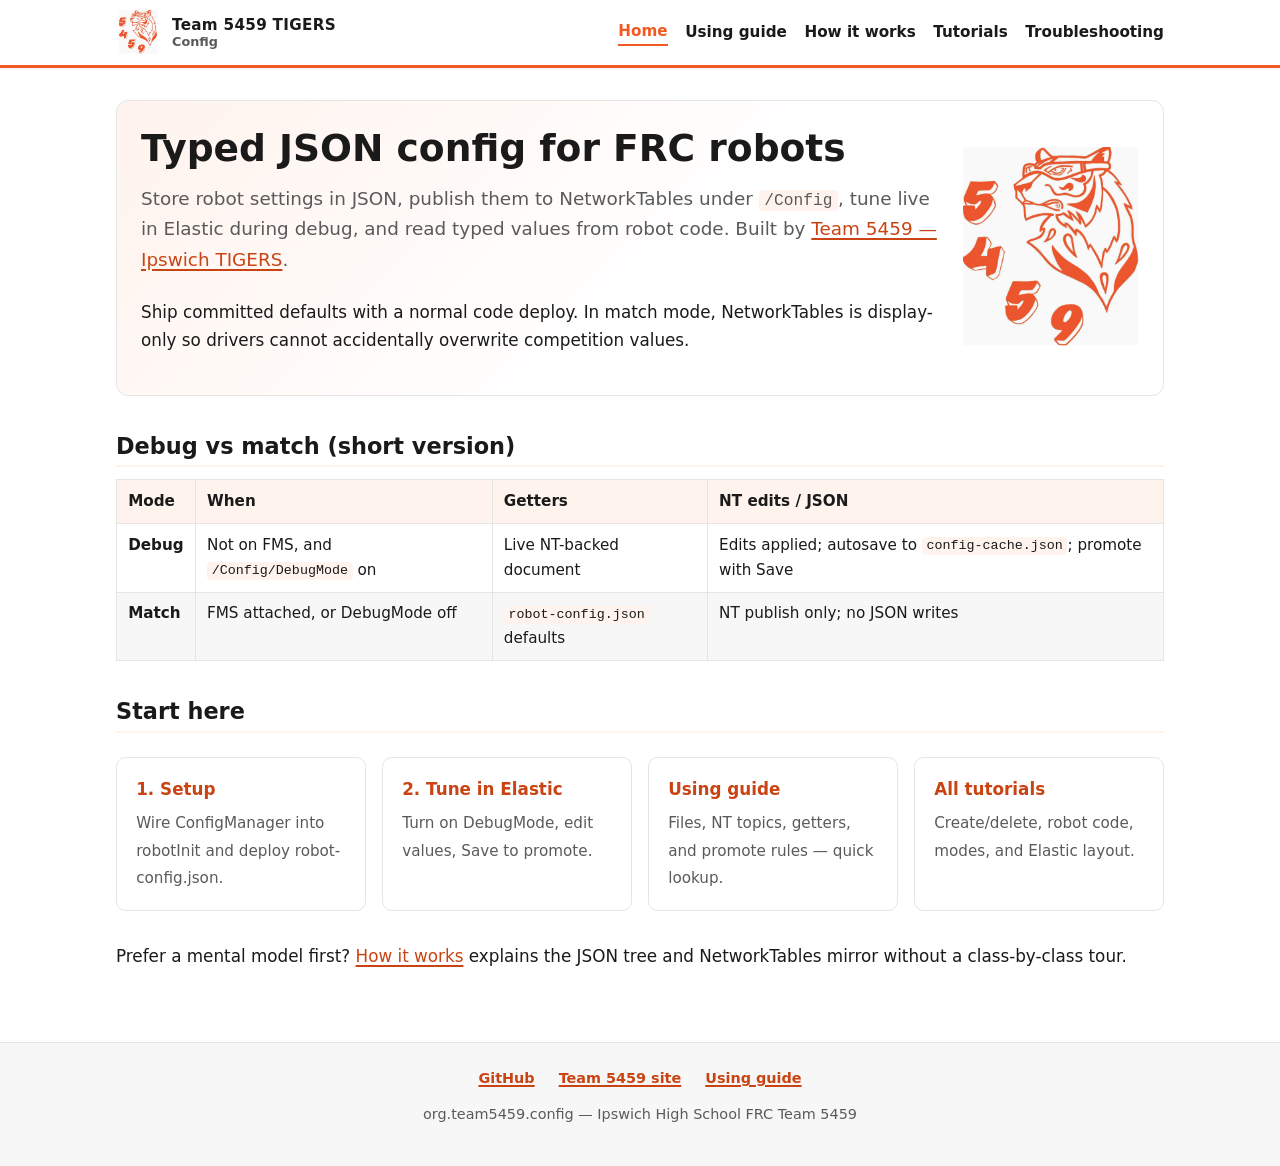
<file: docs/index.html>
<!DOCTYPE html>
<html lang="en">
  <head>
    <meta charset="utf-8" />
    <meta name="viewport" content="width=device-width, initial-scale=1" />
    <title>Team 5459 Config — Typed JSON for FRC</title>
    <meta
      name="description"
      content="Typed JSON configuration library for FRC robots: NetworkTables, Elastic tuning, and robot-code getters."
    />
    <link rel="icon" href="assets/logo-5459.png" />
    <link rel="stylesheet" href="assets/style.css" />
  </head>
  <body>
    <header class="site-header">
      <div class="header-inner">
        <a class="brand" href="index.html">
          <img src="assets/logo-5459.png" alt="Team 5459 Tigers logo" width="44" height="44" />
          <div class="brand-text">
            <strong>Team 5459 TIGERS</strong>
            <span>Config</span>
          </div>
        </a>
        <button class="nav-toggle" type="button" aria-expanded="false" aria-controls="site-nav">
          Menu
        </button>
        <nav id="site-nav" class="site-nav">
          <a href="index.html" aria-current="page">Home</a>
          <a href="using-guide.html">Using guide</a>
          <a href="how-it-works.html">How it works</a>
          <a href="tutorials/index.html">Tutorials</a>
          <a href="troubleshooting.html">Troubleshooting</a>
        </nav>
      </div>
    </header>

    <main class="wide">
      <section class="hero">
        <div>
          <h1>Typed JSON config for FRC robots</h1>
          <p class="lead">
            Store robot settings in JSON, publish them to NetworkTables under
            <code>/Config</code>, tune live in Elastic during debug, and read typed values from
            robot code. Built by
            <a href="https://www.ipswich5459.com/">Team 5459 — Ipswich TIGERS</a>.
          </p>
          <p>
            Ship committed defaults with a normal code deploy. In match mode, NetworkTables is
            display-only so drivers cannot accidentally overwrite competition values.
          </p>
        </div>
        <img
          class="hero-logo"
          src="assets/logo-5459.png"
          alt="Team 5459 tiger with goggles logo"
          width="180"
          height="180"
        />
      </section>

      <h2>Debug vs match (short version)</h2>
      <table class="mode-table">
        <thead>
          <tr>
            <th>Mode</th>
            <th>When</th>
            <th>Getters</th>
            <th>NT edits / JSON</th>
          </tr>
        </thead>
        <tbody>
          <tr>
            <td><strong>Debug</strong></td>
            <td>Not on FMS, and <code>/Config/DebugMode</code> on</td>
            <td>Live NT-backed document</td>
            <td>Edits applied; autosave to <code>config-cache.json</code>; promote with Save</td>
          </tr>
          <tr>
            <td><strong>Match</strong></td>
            <td>FMS attached, or DebugMode off</td>
            <td><code>robot-config.json</code> defaults</td>
            <td>NT publish only; no JSON writes</td>
          </tr>
        </tbody>
      </table>

      <h2>Start here</h2>
      <div class="cards">
        <a class="card" href="tutorials/setup.html">
          <strong>1. Setup</strong>
          <span>Wire ConfigManager into robotInit and deploy robot-config.json.</span>
        </a>
        <a class="card" href="tutorials/elastic-tune.html">
          <strong>2. Tune in Elastic</strong>
          <span>Turn on DebugMode, edit values, Save to promote.</span>
        </a>
        <a class="card" href="using-guide.html">
          <strong>Using guide</strong>
          <span>Files, NT topics, getters, and promote rules — quick lookup.</span>
        </a>
        <a class="card" href="tutorials/index.html">
          <strong>All tutorials</strong>
          <span>Create/delete, robot code, modes, and Elastic layout.</span>
        </a>
      </div>

      <p>
        Prefer a mental model first?
        <a href="how-it-works.html">How it works</a> explains the JSON tree and NetworkTables
        mirror without a class-by-class tour.
      </p>
    </main>

    <footer class="site-footer">
      <div class="links">
        <a href="https://github.com/IHS-FRC-5459/2026SummerConfig">GitHub</a>
        <a href="https://www.ipswich5459.com/">Team 5459 site</a>
        <a href="using-guide.html">Using guide</a>
      </div>
      <p>org.team5459.config — Ipswich High School FRC Team 5459</p>
    </footer>

    <script>
      (function () {
        var btn = document.querySelector(".nav-toggle");
        var nav = document.getElementById("site-nav");
        if (!btn || !nav) return;
        btn.addEventListener("click", function () {
          var open = nav.classList.toggle("is-open");
          btn.setAttribute("aria-expanded", open ? "true" : "false");
        });
      })();
    </script>
  </body>
</html>
</file>
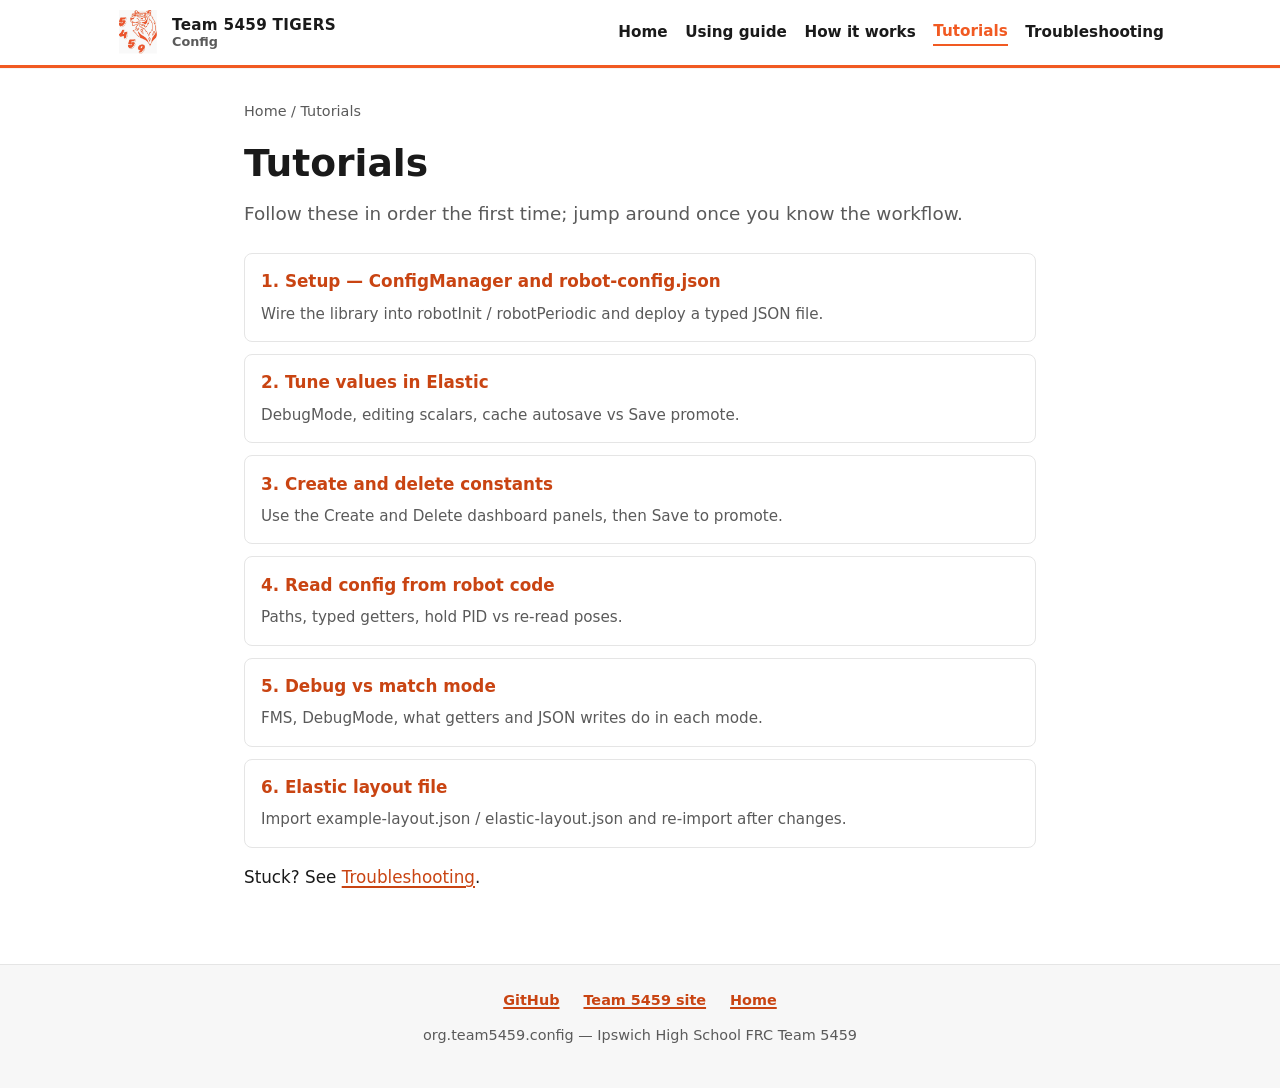
<file: docs/tutorials/index.html>
<!DOCTYPE html>
<html lang="en">
  <head>
    <meta charset="utf-8" />
    <meta name="viewport" content="width=device-width, initial-scale=1" />
    <title>Tutorials — Team 5459 Config</title>
    <link rel="icon" href="../assets/logo-5459.png" />
    <link rel="stylesheet" href="../assets/style.css" />
  </head>
  <body>
    <header class="site-header">
      <div class="header-inner">
        <a class="brand" href="../index.html">
          <img src="../assets/logo-5459.png" alt="Team 5459 Tigers logo" width="44" height="44" />
          <div class="brand-text">
            <strong>Team 5459 TIGERS</strong>
            <span>Config</span>
          </div>
        </a>
        <button class="nav-toggle" type="button" aria-expanded="false" aria-controls="site-nav">
          Menu
        </button>
        <nav id="site-nav" class="site-nav">
          <a href="../index.html">Home</a>
          <a href="../using-guide.html">Using guide</a>
          <a href="../how-it-works.html">How it works</a>
          <a href="index.html" aria-current="page">Tutorials</a>
          <a href="../troubleshooting.html">Troubleshooting</a>
        </nav>
      </div>
    </header>

    <main>
      <p class="breadcrumb"><a href="../index.html">Home</a> / Tutorials</p>
      <h1>Tutorials</h1>
      <p class="lead">Follow these in order the first time; jump around once you know the workflow.</p>

      <ol class="tutorial-list">
        <li>
          <a href="setup.html">1. Setup — ConfigManager and robot-config.json</a>
          <p>Wire the library into robotInit / robotPeriodic and deploy a typed JSON file.</p>
        </li>
        <li>
          <a href="elastic-tune.html">2. Tune values in Elastic</a>
          <p>DebugMode, editing scalars, cache autosave vs Save promote.</p>
        </li>
        <li>
          <a href="create-delete.html">3. Create and delete constants</a>
          <p>Use the Create and Delete dashboard panels, then Save to promote.</p>
        </li>
        <li>
          <a href="robot-code.html">4. Read config from robot code</a>
          <p>Paths, typed getters, hold PID vs re-read poses.</p>
        </li>
        <li>
          <a href="debug-and-match.html">5. Debug vs match mode</a>
          <p>FMS, DebugMode, what getters and JSON writes do in each mode.</p>
        </li>
        <li>
          <a href="elastic-layout.html">6. Elastic layout file</a>
          <p>Import example-layout.json / elastic-layout.json and re-import after changes.</p>
        </li>
      </ol>

      <p>
        Stuck? See
        <a href="../troubleshooting.html">Troubleshooting</a>.
      </p>
    </main>

    <footer class="site-footer">
      <div class="links">
        <a href="https://github.com/IHS-FRC-5459/2026SummerConfig">GitHub</a>
        <a href="https://www.ipswich5459.com/">Team 5459 site</a>
        <a href="../index.html">Home</a>
      </div>
      <p>org.team5459.config — Ipswich High School FRC Team 5459</p>
    </footer>

    <script>
      (function () {
        var btn = document.querySelector(".nav-toggle");
        var nav = document.getElementById("site-nav");
        if (!btn || !nav) return;
        btn.addEventListener("click", function () {
          var open = nav.classList.toggle("is-open");
          btn.setAttribute("aria-expanded", open ? "true" : "false");
        });
      })();
    </script>
  </body>
</html>
</file>
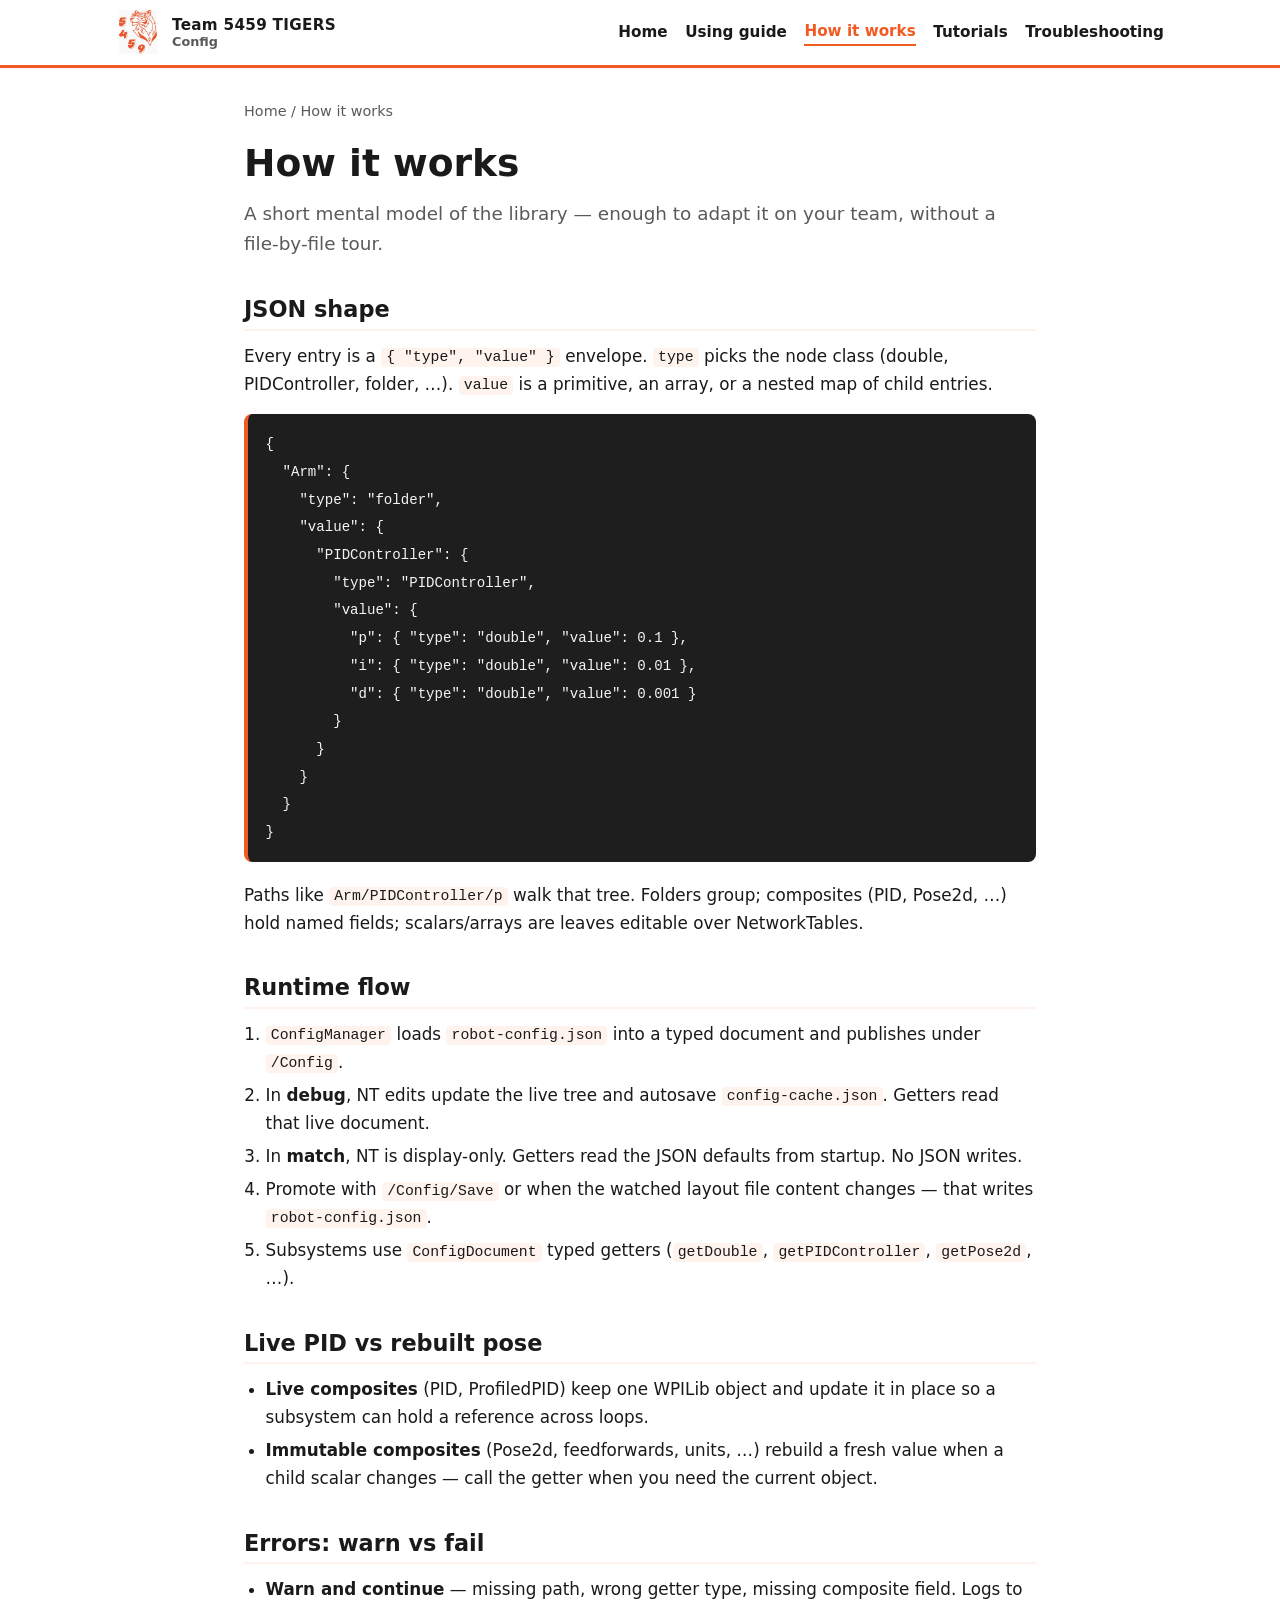
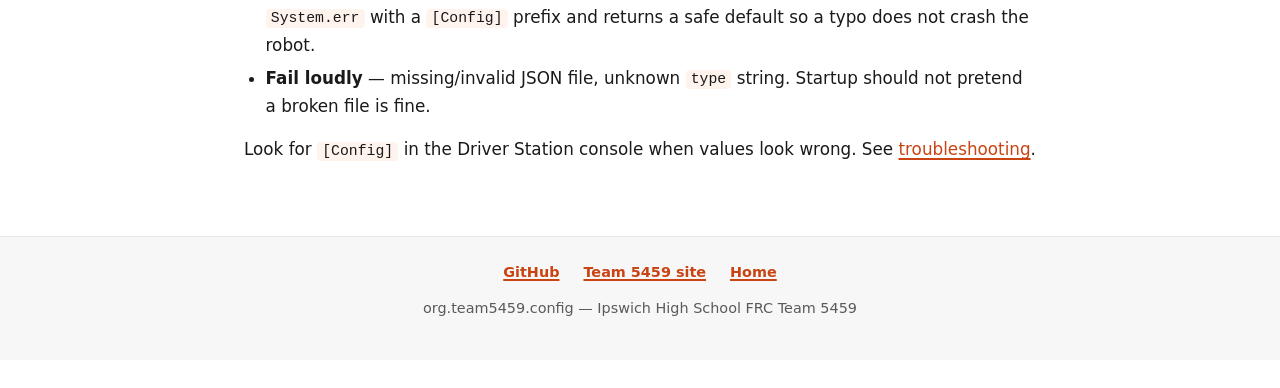
<file: docs/how-it-works.html>
<!DOCTYPE html>
<html lang="en">
  <head>
    <meta charset="utf-8" />
    <meta name="viewport" content="width=device-width, initial-scale=1" />
    <title>How it works — Team 5459 Config</title>
    <link rel="icon" href="assets/logo-5459.png" />
    <link rel="stylesheet" href="assets/style.css" />
  </head>
  <body>
    <header class="site-header">
      <div class="header-inner">
        <a class="brand" href="index.html">
          <img src="assets/logo-5459.png" alt="Team 5459 Tigers logo" width="44" height="44" />
          <div class="brand-text">
            <strong>Team 5459 TIGERS</strong>
            <span>Config</span>
          </div>
        </a>
        <button class="nav-toggle" type="button" aria-expanded="false" aria-controls="site-nav">
          Menu
        </button>
        <nav id="site-nav" class="site-nav">
          <a href="index.html">Home</a>
          <a href="using-guide.html">Using guide</a>
          <a href="how-it-works.html" aria-current="page">How it works</a>
          <a href="tutorials/index.html">Tutorials</a>
          <a href="troubleshooting.html">Troubleshooting</a>
        </nav>
      </div>
    </header>

    <main>
      <p class="breadcrumb"><a href="index.html">Home</a> / How it works</p>
      <h1>How it works</h1>
      <p class="lead">
        A short mental model of the library — enough to adapt it on your team, without a
        file-by-file tour.
      </p>

      <h2>JSON shape</h2>
      <p>
        Every entry is a <code>{ "type", "value" }</code> envelope. <code>type</code> picks the node
        class (double, PIDController, folder, …). <code>value</code> is a primitive, an array, or a
        nested map of child entries.
      </p>
      <pre><code>{
  "Arm": {
    "type": "folder",
    "value": {
      "PIDController": {
        "type": "PIDController",
        "value": {
          "p": { "type": "double", "value": 0.1 },
          "i": { "type": "double", "value": 0.01 },
          "d": { "type": "double", "value": 0.001 }
        }
      }
    }
  }
}</code></pre>
      <p>
        Paths like <code>Arm/PIDController/p</code> walk that tree. Folders group; composites
        (PID, Pose2d, …) hold named fields; scalars/arrays are leaves editable over NetworkTables.
      </p>

      <h2>Runtime flow</h2>
      <ol>
        <li>
          <code>ConfigManager</code> loads <code>robot-config.json</code> into a typed document and
          publishes under <code>/Config</code>.
        </li>
        <li>
          In <strong>debug</strong>, NT edits update the live tree and autosave
          <code>config-cache.json</code>. Getters read that live document.
        </li>
        <li>
          In <strong>match</strong>, NT is display-only. Getters read the JSON defaults from startup.
          No JSON writes.
        </li>
        <li>
          Promote with <code>/Config/Save</code> or when the watched layout file content changes —
          that writes <code>robot-config.json</code>.
        </li>
        <li>
          Subsystems use <code>ConfigDocument</code> typed getters
          (<code>getDouble</code>, <code>getPIDController</code>, <code>getPose2d</code>, …).
        </li>
      </ol>

      <h2>Live PID vs rebuilt pose</h2>
      <ul>
        <li>
          <strong>Live composites</strong> (PID, ProfiledPID) keep one WPILib object and update it
          in place so a subsystem can hold a reference across loops.
        </li>
        <li>
          <strong>Immutable composites</strong> (Pose2d, feedforwards, units, …) rebuild a fresh
          value when a child scalar changes — call the getter when you need the current object.
        </li>
      </ul>

      <h2>Errors: warn vs fail</h2>
      <ul>
        <li>
          <strong>Warn and continue</strong> — missing path, wrong getter type, missing composite
          field. Logs to <code>System.err</code> with a <code>[Config]</code> prefix and returns a
          safe default so a typo does not crash the robot.
        </li>
        <li>
          <strong>Fail loudly</strong> — missing/invalid JSON file, unknown <code>type</code>
          string. Startup should not pretend a broken file is fine.
        </li>
      </ul>
      <p>
        Look for <code>[Config]</code> in the Driver Station console when values look wrong. See
        <a href="troubleshooting.html">troubleshooting</a>.
      </p>
    </main>

    <footer class="site-footer">
      <div class="links">
        <a href="https://github.com/IHS-FRC-5459/2026SummerConfig">GitHub</a>
        <a href="https://www.ipswich5459.com/">Team 5459 site</a>
        <a href="index.html">Home</a>
      </div>
      <p>org.team5459.config — Ipswich High School FRC Team 5459</p>
    </footer>

    <script>
      (function () {
        var btn = document.querySelector(".nav-toggle");
        var nav = document.getElementById("site-nav");
        if (!btn || !nav) return;
        btn.addEventListener("click", function () {
          var open = nav.classList.toggle("is-open");
          btn.setAttribute("aria-expanded", open ? "true" : "false");
        });
      })();
    </script>
  </body>
</html>
</file>
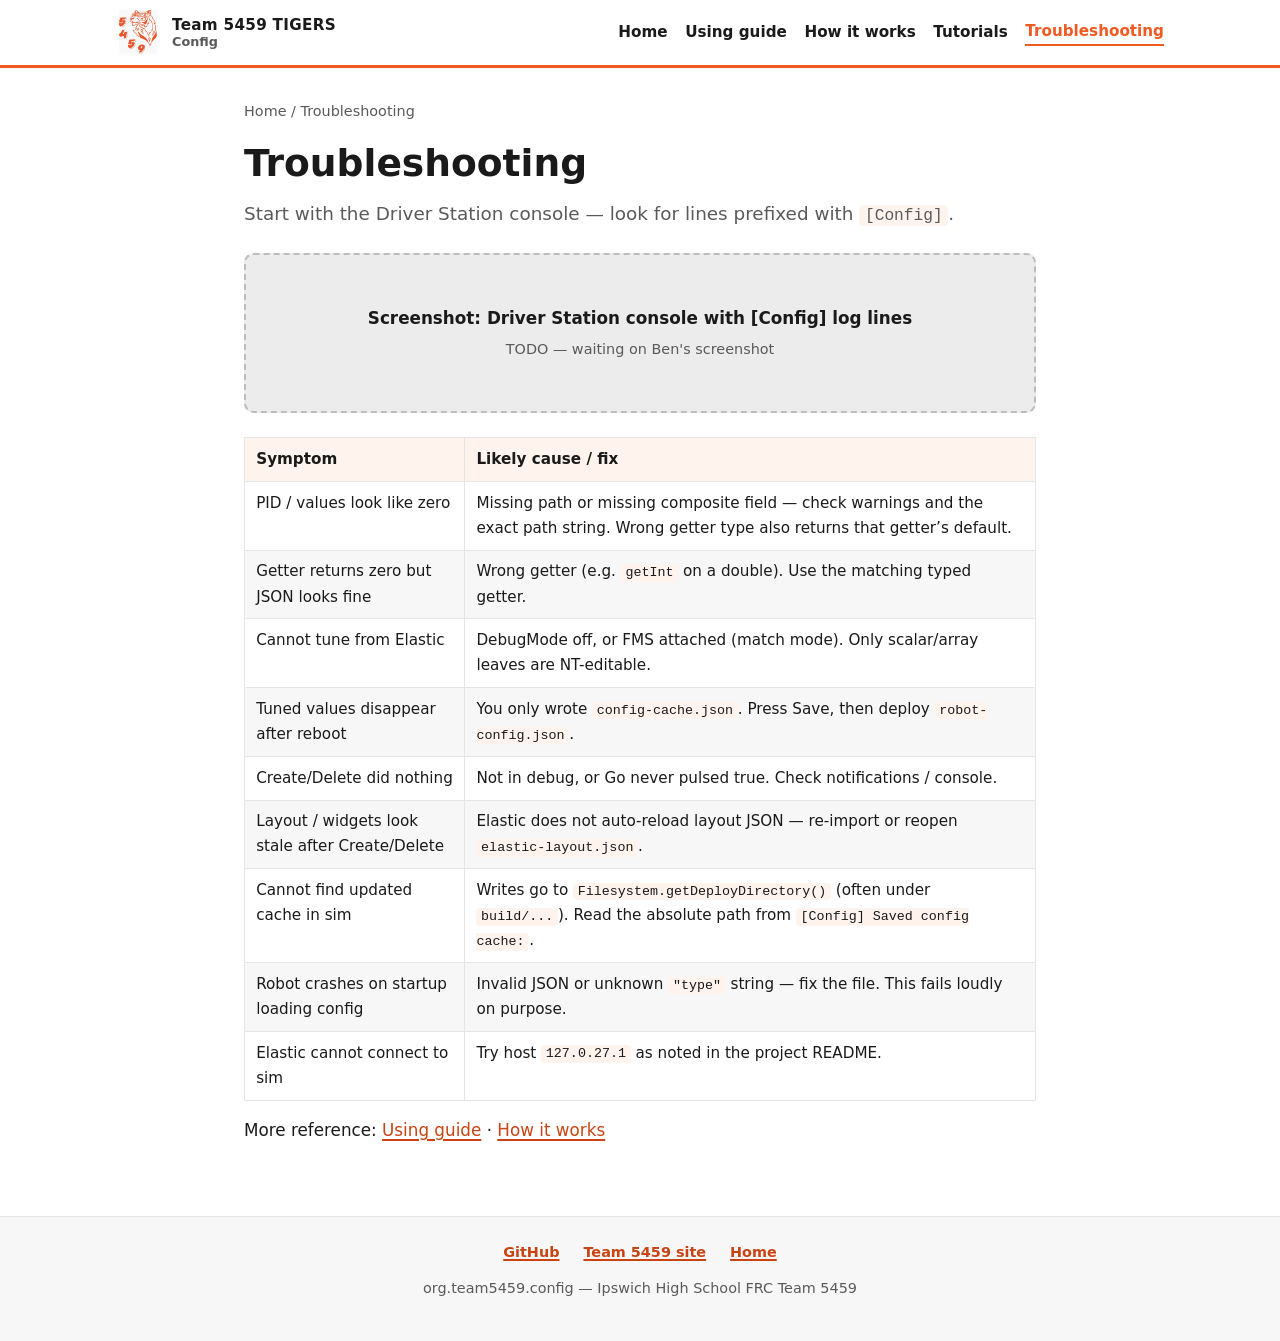
<file: docs/troubleshooting.html>
<!DOCTYPE html>
<html lang="en">
  <head>
    <meta charset="utf-8" />
    <meta name="viewport" content="width=device-width, initial-scale=1" />
    <title>Troubleshooting — Team 5459 Config</title>
    <link rel="icon" href="assets/logo-5459.png" />
    <link rel="stylesheet" href="assets/style.css" />
  </head>
  <body>
    <header class="site-header">
      <div class="header-inner">
        <a class="brand" href="index.html">
          <img src="assets/logo-5459.png" alt="Team 5459 Tigers logo" width="44" height="44" />
          <div class="brand-text">
            <strong>Team 5459 TIGERS</strong>
            <span>Config</span>
          </div>
        </a>
        <button class="nav-toggle" type="button" aria-expanded="false" aria-controls="site-nav">
          Menu
        </button>
        <nav id="site-nav" class="site-nav">
          <a href="index.html">Home</a>
          <a href="using-guide.html">Using guide</a>
          <a href="how-it-works.html">How it works</a>
          <a href="tutorials/index.html">Tutorials</a>
          <a href="troubleshooting.html" aria-current="page">Troubleshooting</a>
        </nav>
      </div>
    </header>

    <main>
      <p class="breadcrumb"><a href="index.html">Home</a> / Troubleshooting</p>
      <h1>Troubleshooting</h1>
      <p class="lead">Start with the Driver Station console — look for lines prefixed with <code>[Config]</code>.</p>

      <div class="screenshot-slot">
        <strong>Screenshot: Driver Station console with [Config] log lines</strong>
        <span class="hint">TODO — waiting on Ben's screenshot</span>
      </div>

      <table class="ref-table">
        <thead>
          <tr>
            <th>Symptom</th>
            <th>Likely cause / fix</th>
          </tr>
        </thead>
        <tbody>
          <tr>
            <td>PID / values look like zero</td>
            <td>
              Missing path or missing composite field — check warnings and the exact path string.
              Wrong getter type also returns that getter’s default.
            </td>
          </tr>
          <tr>
            <td>Getter returns zero but JSON looks fine</td>
            <td>
              Wrong getter (e.g. <code>getInt</code> on a double). Use the matching typed getter.
            </td>
          </tr>
          <tr>
            <td>Cannot tune from Elastic</td>
            <td>
              DebugMode off, or FMS attached (match mode). Only scalar/array leaves are NT-editable.
            </td>
          </tr>
          <tr>
            <td>Tuned values disappear after reboot</td>
            <td>
              You only wrote <code>config-cache.json</code>. Press Save, then deploy
              <code>robot-config.json</code>.
            </td>
          </tr>
          <tr>
            <td>Create/Delete did nothing</td>
            <td>Not in debug, or Go never pulsed true. Check notifications / console.</td>
          </tr>
          <tr>
            <td>Layout / widgets look stale after Create/Delete</td>
            <td>
              Elastic does not auto-reload layout JSON — re-import or reopen
              <code>elastic-layout.json</code>.
            </td>
          </tr>
          <tr>
            <td>Cannot find updated cache in sim</td>
            <td>
              Writes go to <code>Filesystem.getDeployDirectory()</code> (often under
              <code>build/...</code>). Read the absolute path from
              <code>[Config] Saved config cache:</code>.
            </td>
          </tr>
          <tr>
            <td>Robot crashes on startup loading config</td>
            <td>
              Invalid JSON or unknown <code>"type"</code> string — fix the file. This fails loudly
              on purpose.
            </td>
          </tr>
          <tr>
            <td>Elastic cannot connect to sim</td>
            <td>Try host <code>127.0.27.1</code> as noted in the project README.</td>
          </tr>
        </tbody>
      </table>

      <p>
        More reference:
        <a href="using-guide.html">Using guide</a>
        ·
        <a href="how-it-works.html">How it works</a>
      </p>
    </main>

    <footer class="site-footer">
      <div class="links">
        <a href="https://github.com/IHS-FRC-5459/2026SummerConfig">GitHub</a>
        <a href="https://www.ipswich5459.com/">Team 5459 site</a>
        <a href="index.html">Home</a>
      </div>
      <p>org.team5459.config — Ipswich High School FRC Team 5459</p>
    </footer>

    <script>
      (function () {
        var btn = document.querySelector(".nav-toggle");
        var nav = document.getElementById("site-nav");
        if (!btn || !nav) return;
        btn.addEventListener("click", function () {
          var open = nav.classList.toggle("is-open");
          btn.setAttribute("aria-expanded", open ? "true" : "false");
        });
      })();
    </script>
  </body>
</html>
</file>
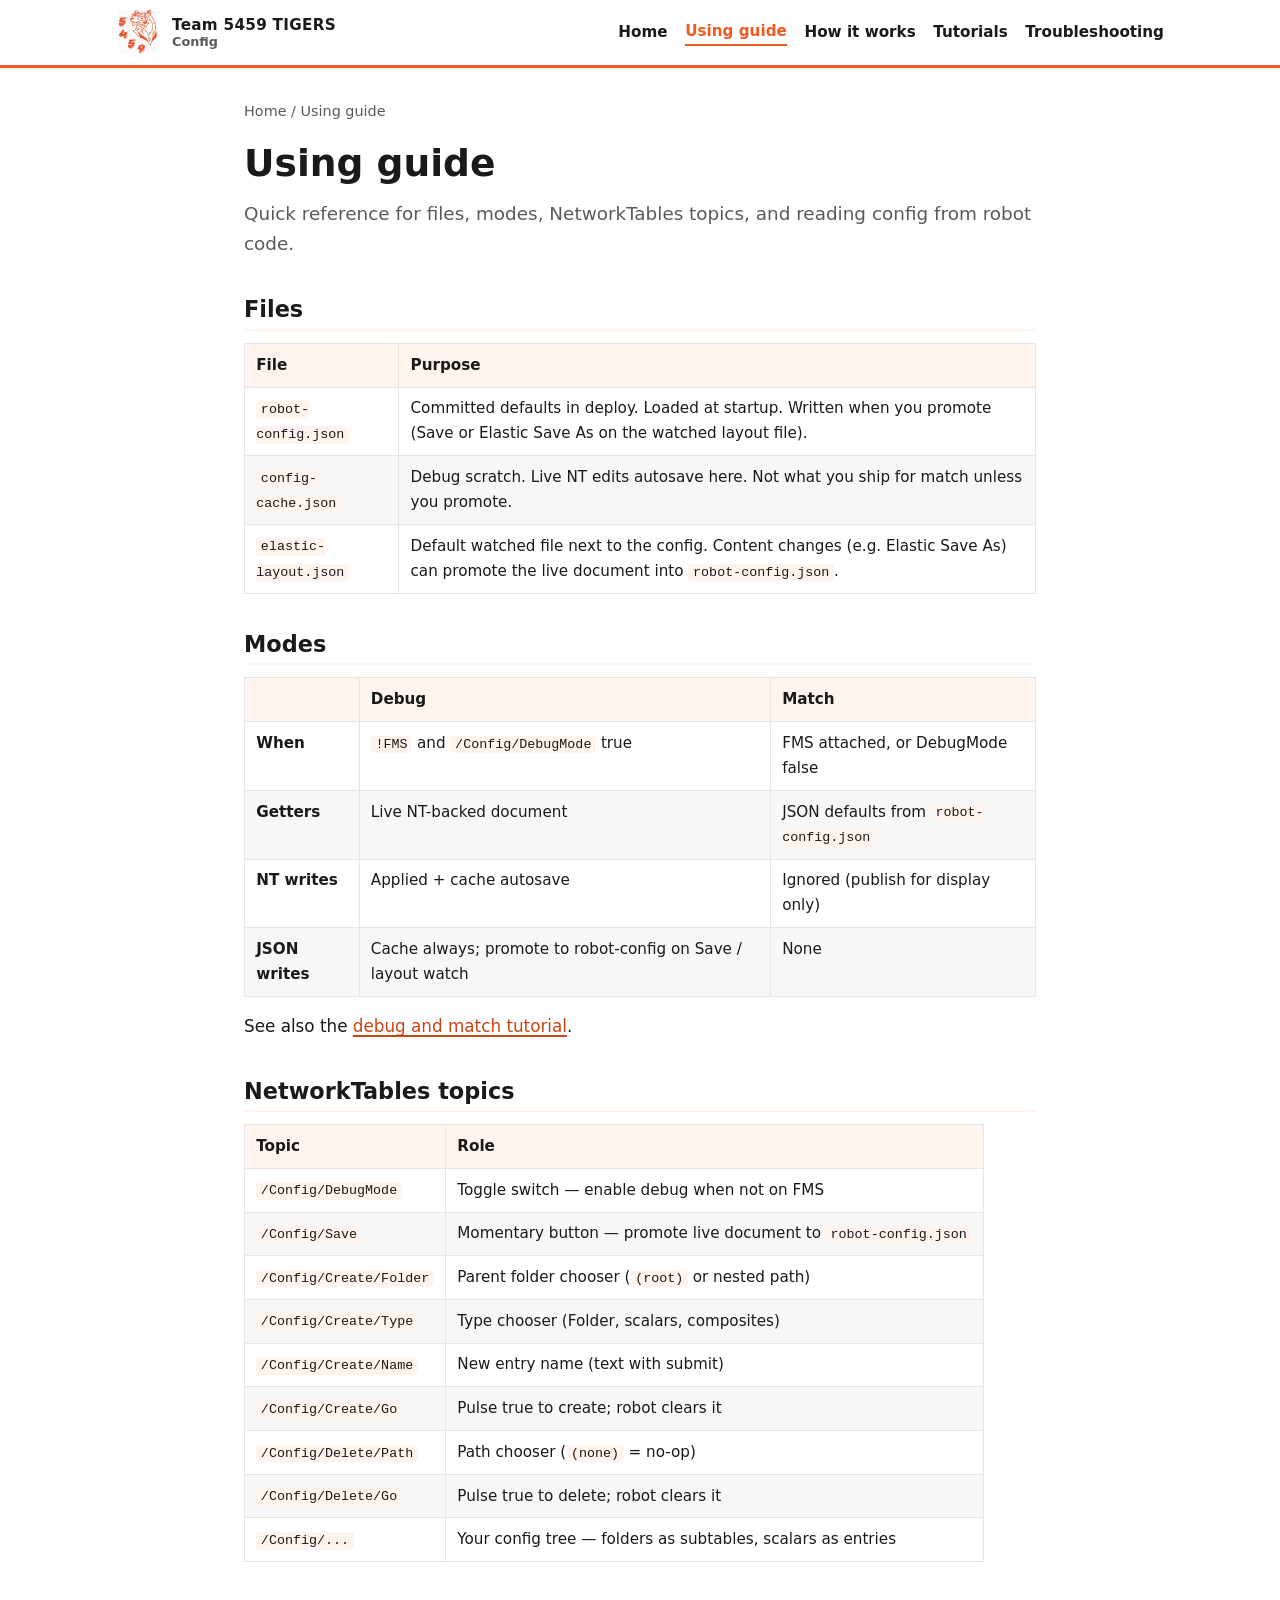
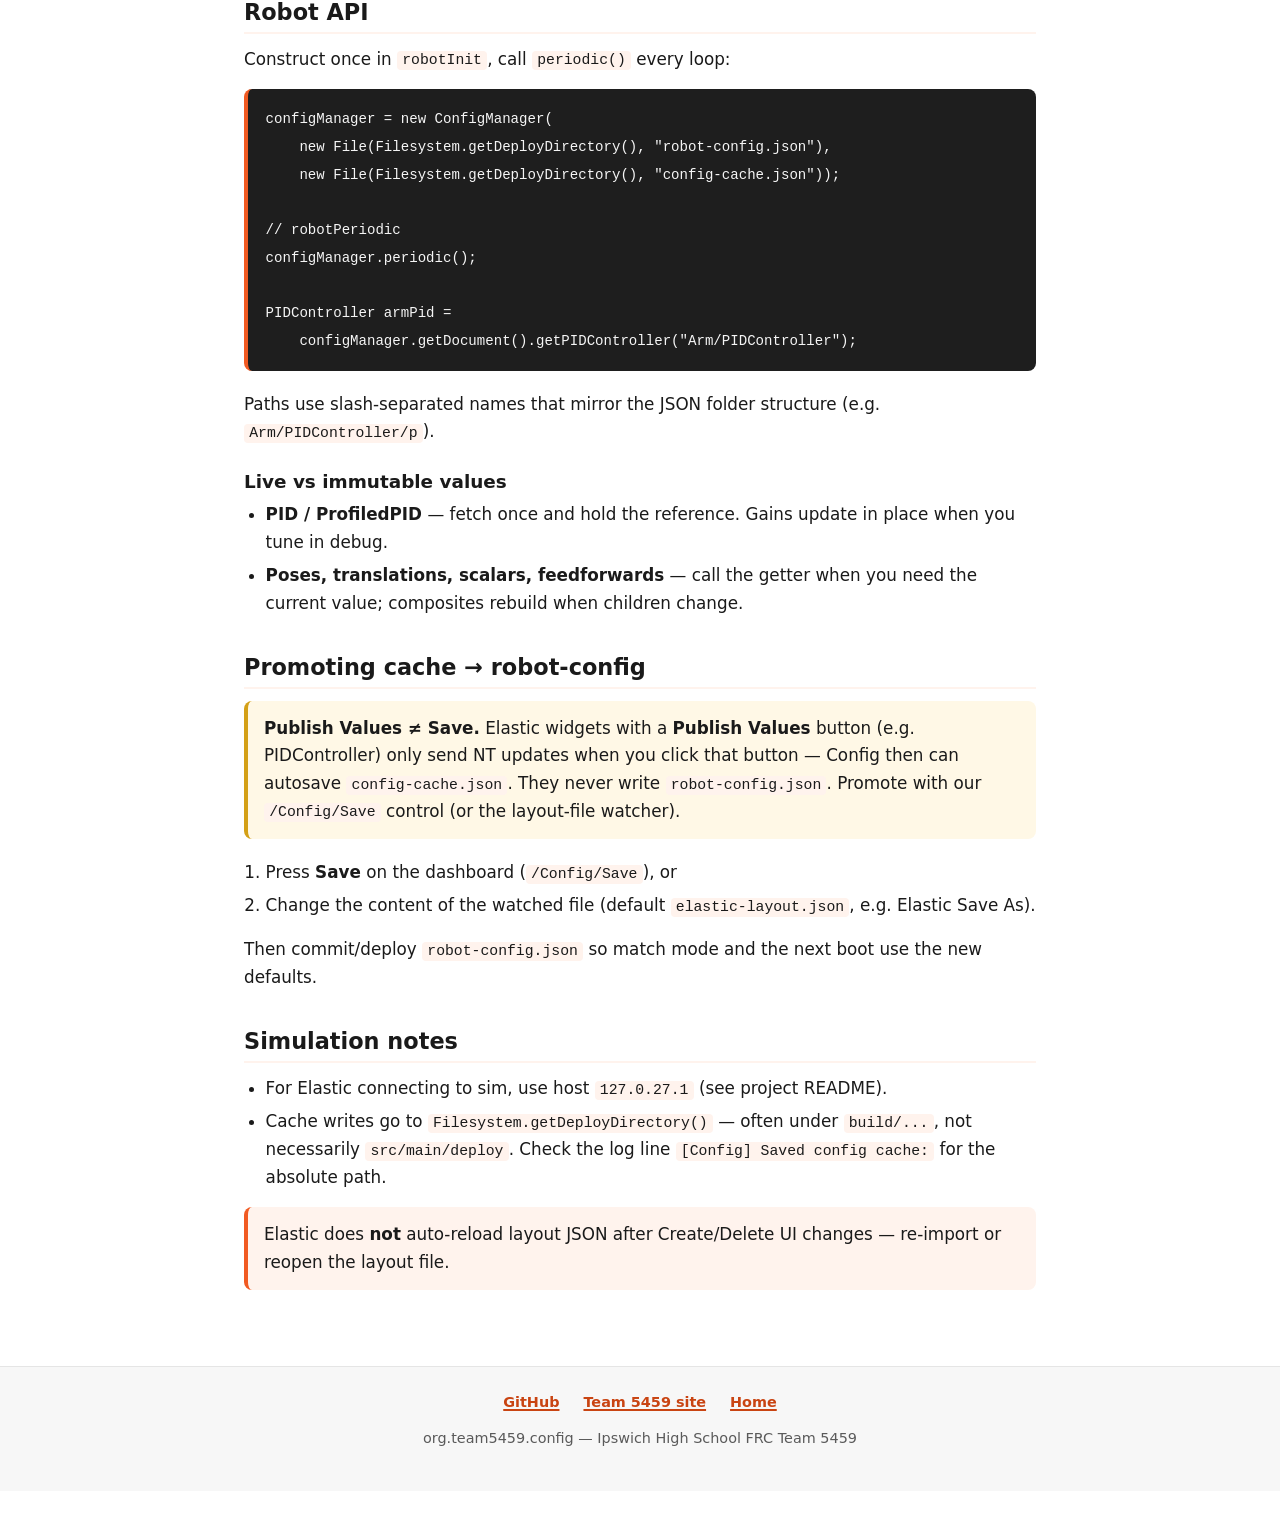
<file: docs/using-guide.html>
<!DOCTYPE html>
<html lang="en">
  <head>
    <meta charset="utf-8" />
    <meta name="viewport" content="width=device-width, initial-scale=1" />
    <title>Using guide — Team 5459 Config</title>
    <link rel="icon" href="assets/logo-5459.png" />
    <link rel="stylesheet" href="assets/style.css" />
  </head>
  <body>
    <header class="site-header">
      <div class="header-inner">
        <a class="brand" href="index.html">
          <img src="assets/logo-5459.png" alt="Team 5459 Tigers logo" width="44" height="44" />
          <div class="brand-text">
            <strong>Team 5459 TIGERS</strong>
            <span>Config</span>
          </div>
        </a>
        <button class="nav-toggle" type="button" aria-expanded="false" aria-controls="site-nav">
          Menu
        </button>
        <nav id="site-nav" class="site-nav">
          <a href="index.html">Home</a>
          <a href="using-guide.html" aria-current="page">Using guide</a>
          <a href="how-it-works.html">How it works</a>
          <a href="tutorials/index.html">Tutorials</a>
          <a href="troubleshooting.html">Troubleshooting</a>
        </nav>
      </div>
    </header>

    <main>
      <p class="breadcrumb"><a href="index.html">Home</a> / Using guide</p>
      <h1>Using guide</h1>
      <p class="lead">
        Quick reference for files, modes, NetworkTables topics, and reading config from robot code.
      </p>

      <h2>Files</h2>
      <table class="ref-table">
        <thead>
          <tr>
            <th>File</th>
            <th>Purpose</th>
          </tr>
        </thead>
        <tbody>
          <tr>
            <td><code>robot-config.json</code></td>
            <td>
              Committed defaults in deploy. Loaded at startup. Written when you promote (Save or
              Elastic Save As on the watched layout file).
            </td>
          </tr>
          <tr>
            <td><code>config-cache.json</code></td>
            <td>
              Debug scratch. Live NT edits autosave here. Not what you ship for match unless you
              promote.
            </td>
          </tr>
          <tr>
            <td><code>elastic-layout.json</code></td>
            <td>
              Default watched file next to the config. Content changes (e.g. Elastic Save As) can
              promote the live document into <code>robot-config.json</code>.
            </td>
          </tr>
        </tbody>
      </table>

      <h2>Modes</h2>
      <table class="mode-table">
        <thead>
          <tr>
            <th></th>
            <th>Debug</th>
            <th>Match</th>
          </tr>
        </thead>
        <tbody>
          <tr>
            <td><strong>When</strong></td>
            <td><code>!FMS</code> and <code>/Config/DebugMode</code> true</td>
            <td>FMS attached, or DebugMode false</td>
          </tr>
          <tr>
            <td><strong>Getters</strong></td>
            <td>Live NT-backed document</td>
            <td>JSON defaults from <code>robot-config.json</code></td>
          </tr>
          <tr>
            <td><strong>NT writes</strong></td>
            <td>Applied + cache autosave</td>
            <td>Ignored (publish for display only)</td>
          </tr>
          <tr>
            <td><strong>JSON writes</strong></td>
            <td>Cache always; promote to robot-config on Save / layout watch</td>
            <td>None</td>
          </tr>
        </tbody>
      </table>
      <p>
        See also the
        <a href="tutorials/debug-and-match.html">debug and match tutorial</a>.
      </p>

      <h2>NetworkTables topics</h2>
      <table class="ref-table">
        <thead>
          <tr>
            <th>Topic</th>
            <th>Role</th>
          </tr>
        </thead>
        <tbody>
          <tr>
            <td><code>/Config/DebugMode</code></td>
            <td>Toggle switch — enable debug when not on FMS</td>
          </tr>
          <tr>
            <td><code>/Config/Save</code></td>
            <td>Momentary button — promote live document to <code>robot-config.json</code></td>
          </tr>
          <tr>
            <td><code>/Config/Create/Folder</code></td>
            <td>Parent folder chooser (<code>(root)</code> or nested path)</td>
          </tr>
          <tr>
            <td><code>/Config/Create/Type</code></td>
            <td>Type chooser (Folder, scalars, composites)</td>
          </tr>
          <tr>
            <td><code>/Config/Create/Name</code></td>
            <td>New entry name (text with submit)</td>
          </tr>
          <tr>
            <td><code>/Config/Create/Go</code></td>
            <td>Pulse true to create; robot clears it</td>
          </tr>
          <tr>
            <td><code>/Config/Delete/Path</code></td>
            <td>Path chooser (<code>(none)</code> = no-op)</td>
          </tr>
          <tr>
            <td><code>/Config/Delete/Go</code></td>
            <td>Pulse true to delete; robot clears it</td>
          </tr>
          <tr>
            <td><code>/Config/...</code></td>
            <td>Your config tree — folders as subtables, scalars as entries</td>
          </tr>
        </tbody>
      </table>

      <h2>Robot API</h2>
      <p>Construct once in <code>robotInit</code>, call <code>periodic()</code> every loop:</p>
      <pre><code>configManager = new ConfigManager(
    new File(Filesystem.getDeployDirectory(), "robot-config.json"),
    new File(Filesystem.getDeployDirectory(), "config-cache.json"));

// robotPeriodic
configManager.periodic();

PIDController armPid =
    configManager.getDocument().getPIDController("Arm/PIDController");</code></pre>
      <p>
        Paths use slash-separated names that mirror the JSON folder structure (e.g.
        <code>Arm/PIDController/p</code>).
      </p>

      <h3>Live vs immutable values</h3>
      <ul>
        <li>
          <strong>PID / ProfiledPID</strong> — fetch once and hold the reference. Gains update in
          place when you tune in debug.
        </li>
        <li>
          <strong>Poses, translations, scalars, feedforwards</strong> — call the getter when you need
          the current value; composites rebuild when children change.
        </li>
      </ul>

      <h2>Promoting cache → robot-config</h2>
      <div class="callout warn">
        <strong>Publish Values ≠ Save.</strong> Elastic widgets with a <strong>Publish Values</strong>
        button (e.g. PIDController) only send NT updates when you click that button — Config then
        can autosave <code>config-cache.json</code>. They never write
        <code>robot-config.json</code>. Promote with our <code>/Config/Save</code> control (or the
        layout-file watcher).
      </div>
      <ol>
        <li>Press <strong>Save</strong> on the dashboard (<code>/Config/Save</code>), or</li>
        <li>
          Change the content of the watched file (default <code>elastic-layout.json</code>, e.g.
          Elastic Save As).
        </li>
      </ol>
      <p>
        Then commit/deploy <code>robot-config.json</code> so match mode and the next boot use the new
        defaults.
      </p>

      <h2>Simulation notes</h2>
      <ul>
        <li>
          For Elastic connecting to sim, use host <code>127.0.27.1</code> (see project README).
        </li>
        <li>
          Cache writes go to <code>Filesystem.getDeployDirectory()</code> — often under
          <code>build/...</code>, not necessarily <code>src/main/deploy</code>. Check the log line
          <code>[Config] Saved config cache:</code> for the absolute path.
        </li>
      </ul>

      <div class="note">
        Elastic does <strong>not</strong> auto-reload layout JSON after Create/Delete UI changes —
        re-import or reopen the layout file.
      </div>
    </main>

    <footer class="site-footer">
      <div class="links">
        <a href="https://github.com/IHS-FRC-5459/2026SummerConfig">GitHub</a>
        <a href="https://www.ipswich5459.com/">Team 5459 site</a>
        <a href="index.html">Home</a>
      </div>
      <p>org.team5459.config — Ipswich High School FRC Team 5459</p>
    </footer>

    <script>
      (function () {
        var btn = document.querySelector(".nav-toggle");
        var nav = document.getElementById("site-nav");
        if (!btn || !nav) return;
        btn.addEventListener("click", function () {
          var open = nav.classList.toggle("is-open");
          btn.setAttribute("aria-expanded", open ? "true" : "false");
        });
      })();
    </script>
  </body>
</html>
</file>
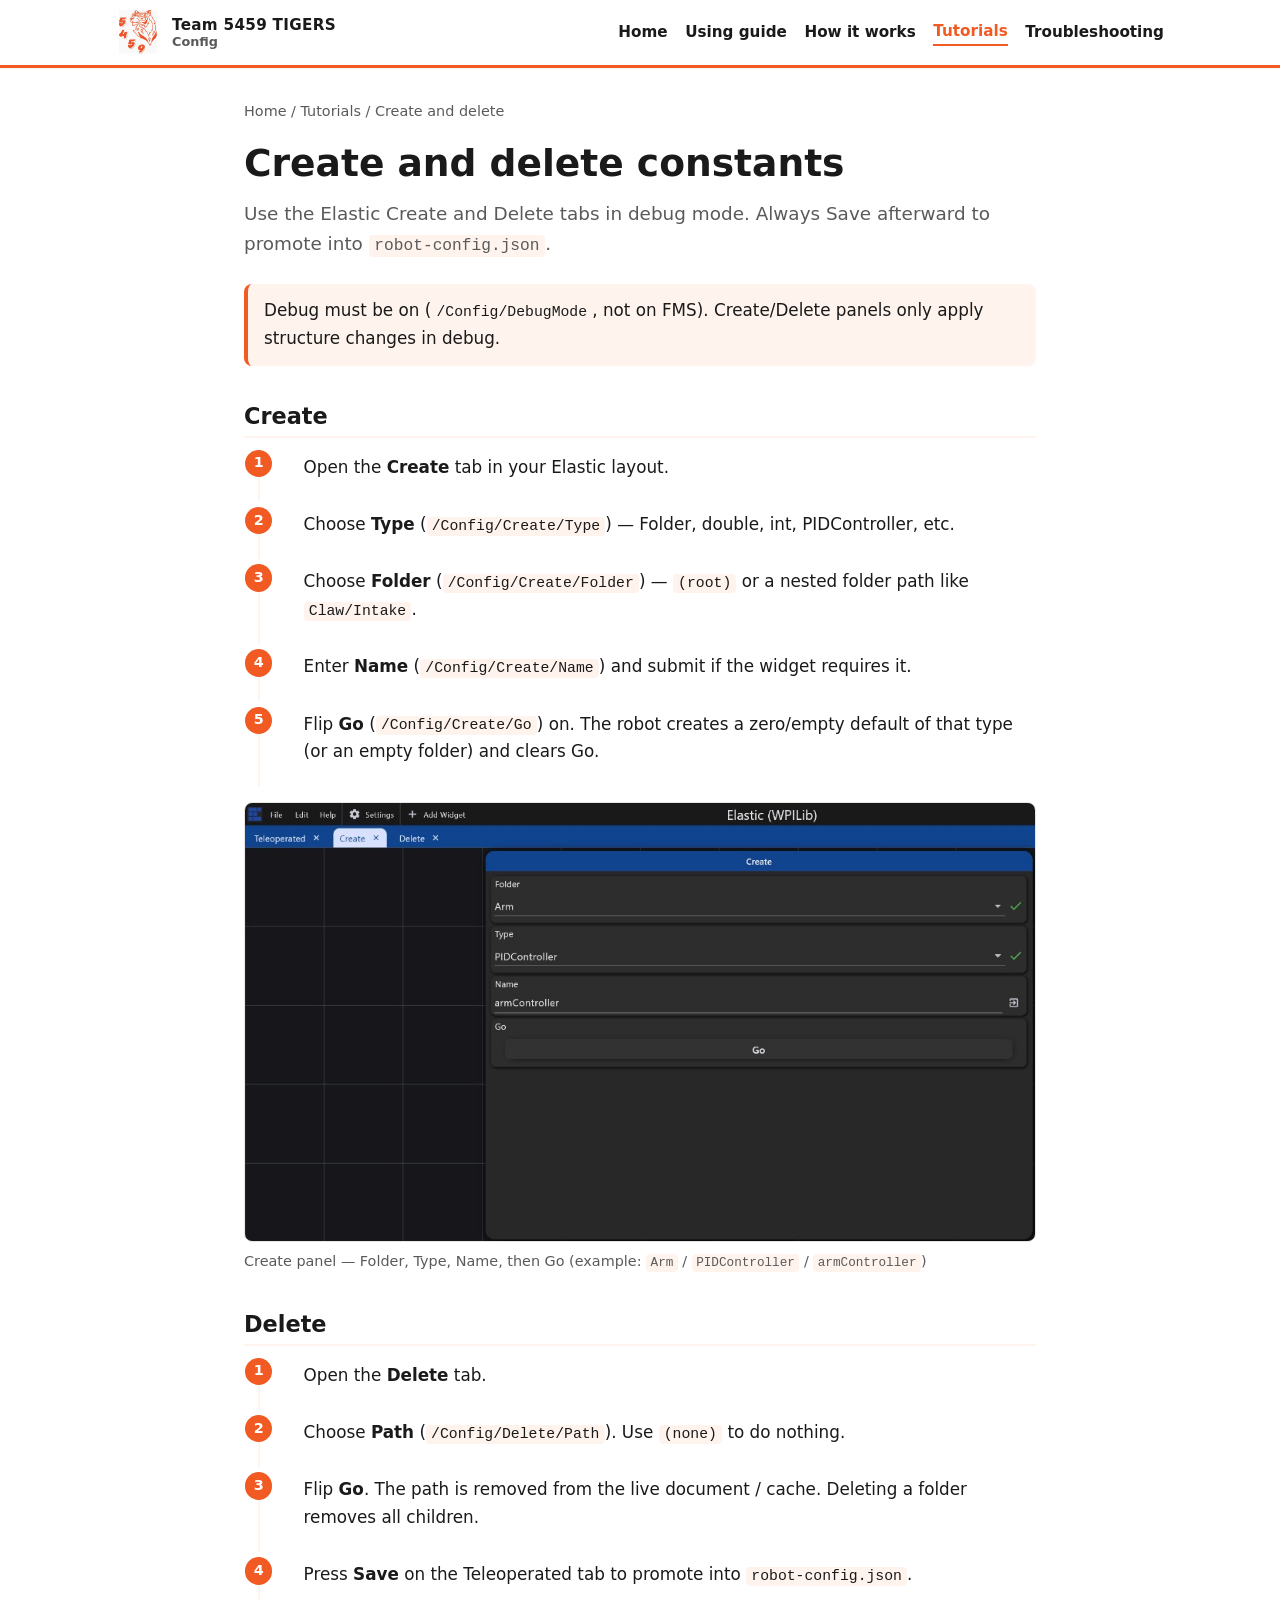
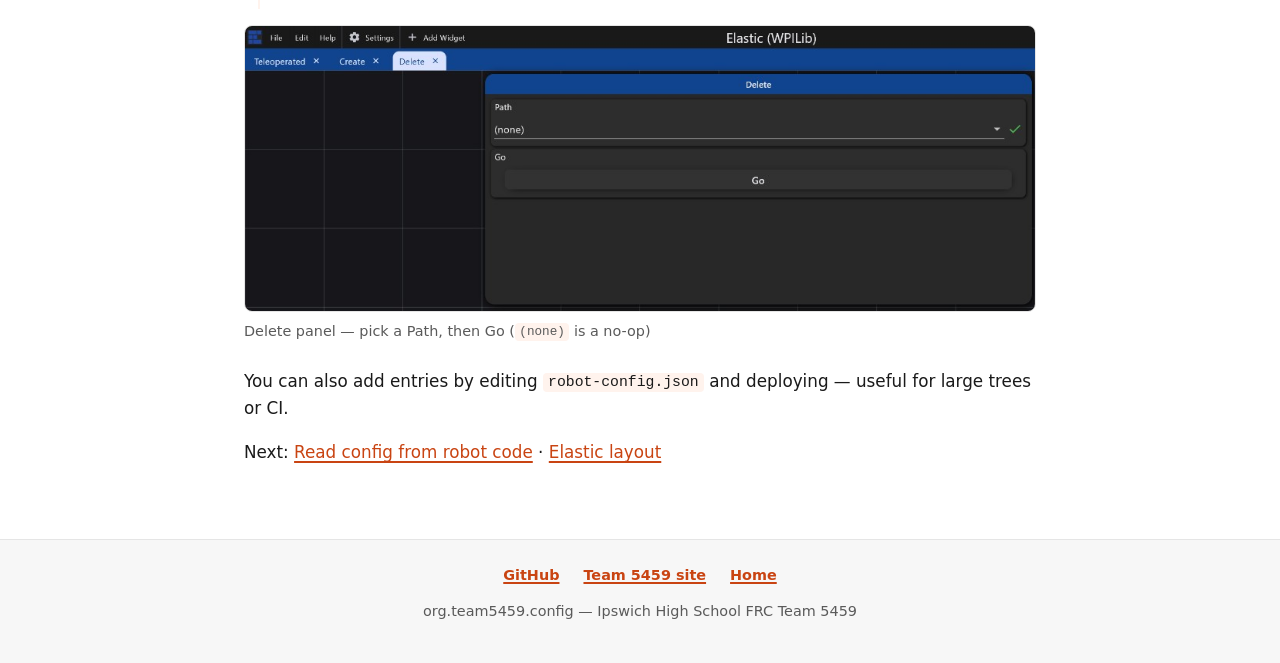
<file: docs/tutorials/create-delete.html>
<!DOCTYPE html>
<html lang="en">
  <head>
    <meta charset="utf-8" />
    <meta name="viewport" content="width=device-width, initial-scale=1" />
    <title>Create and delete — Team 5459 Config</title>
    <link rel="icon" href="../assets/logo-5459.png" />
    <link rel="stylesheet" href="../assets/style.css" />
  </head>
  <body>
    <header class="site-header">
      <div class="header-inner">
        <a class="brand" href="../index.html">
          <img src="../assets/logo-5459.png" alt="Team 5459 Tigers logo" width="44" height="44" />
          <div class="brand-text">
            <strong>Team 5459 TIGERS</strong>
            <span>Config</span>
          </div>
        </a>
        <button class="nav-toggle" type="button" aria-expanded="false" aria-controls="site-nav">
          Menu
        </button>
        <nav id="site-nav" class="site-nav">
          <a href="../index.html">Home</a>
          <a href="../using-guide.html">Using guide</a>
          <a href="../how-it-works.html">How it works</a>
          <a href="index.html" aria-current="page">Tutorials</a>
          <a href="../troubleshooting.html">Troubleshooting</a>
        </nav>
      </div>
    </header>

    <main>
      <p class="breadcrumb">
        <a href="../index.html">Home</a> / <a href="index.html">Tutorials</a> / Create and delete
      </p>
      <h1>Create and delete constants</h1>
      <p class="lead">
        Use the Elastic Create and Delete tabs in debug mode. Always Save afterward to promote into
        <code>robot-config.json</code>.
      </p>

      <div class="note">
        Debug must be on (<code>/Config/DebugMode</code>, not on FMS). Create/Delete panels only
        apply structure changes in debug.
      </div>

      <h2>Create</h2>
      <ol class="steps">
        <li>Open the <strong>Create</strong> tab in your Elastic layout.</li>
        <li>
          Choose <strong>Type</strong> (<code>/Config/Create/Type</code>) — Folder, double, int,
          PIDController, etc.
        </li>
        <li>
          Choose <strong>Folder</strong> (<code>/Config/Create/Folder</code>) —
          <code>(root)</code> or a nested folder path like <code>Claw/Intake</code>.
        </li>
        <li>
          Enter <strong>Name</strong> (<code>/Config/Create/Name</code>) and submit if the widget
          requires it.
        </li>
        <li>
          Flip <strong>Go</strong> (<code>/Config/Create/Go</code>) on. The robot creates a
          zero/empty default of that type (or an empty folder) and clears Go.
        </li>
      </ol>

      <figure class="screenshot">
        <img
          src="../assets/screenshots/elastic-create-panel.png"
          alt="Elastic Create tab with Folder Arm, Type PIDController, Name armController, and Go"
          width="1280"
          height="720"
        />
        <figcaption>
          Create panel — Folder, Type, Name, then Go (example: <code>Arm</code> /
          <code>PIDController</code> / <code>armController</code>)
        </figcaption>
      </figure>

      <h2>Delete</h2>
      <ol class="steps">
        <li>Open the <strong>Delete</strong> tab.</li>
        <li>
          Choose <strong>Path</strong> (<code>/Config/Delete/Path</code>). Use
          <code>(none)</code> to do nothing.
        </li>
        <li>
          Flip <strong>Go</strong>. The path is removed from the live document / cache. Deleting a
          folder removes all children.
        </li>
        <li>
          Press <strong>Save</strong> on the Teleoperated tab to promote into
          <code>robot-config.json</code>.
        </li>
      </ol>

      <figure class="screenshot">
        <img
          src="../assets/screenshots/elastic-delete-panel.png"
          alt="Elastic Delete tab with Path set to none and Go button"
          width="1280"
          height="720"
        />
        <figcaption>Delete panel — pick a Path, then Go (<code>(none)</code> is a no-op)</figcaption>
      </figure>

      <p>
        You can also add entries by editing <code>robot-config.json</code> and deploying — useful
        for large trees or CI.
      </p>

      <p>
        Next:
        <a href="robot-code.html">Read config from robot code</a>
        ·
        <a href="elastic-layout.html">Elastic layout</a>
      </p>
    </main>

    <footer class="site-footer">
      <div class="links">
        <a href="https://github.com/IHS-FRC-5459/2026SummerConfig">GitHub</a>
        <a href="https://www.ipswich5459.com/">Team 5459 site</a>
        <a href="../index.html">Home</a>
      </div>
      <p>org.team5459.config — Ipswich High School FRC Team 5459</p>
    </footer>

    <script>
      (function () {
        var btn = document.querySelector(".nav-toggle");
        var nav = document.getElementById("site-nav");
        if (!btn || !nav) return;
        btn.addEventListener("click", function () {
          var open = nav.classList.toggle("is-open");
          btn.setAttribute("aria-expanded", open ? "true" : "false");
        });
      })();
    </script>
  </body>
</html>
</file>
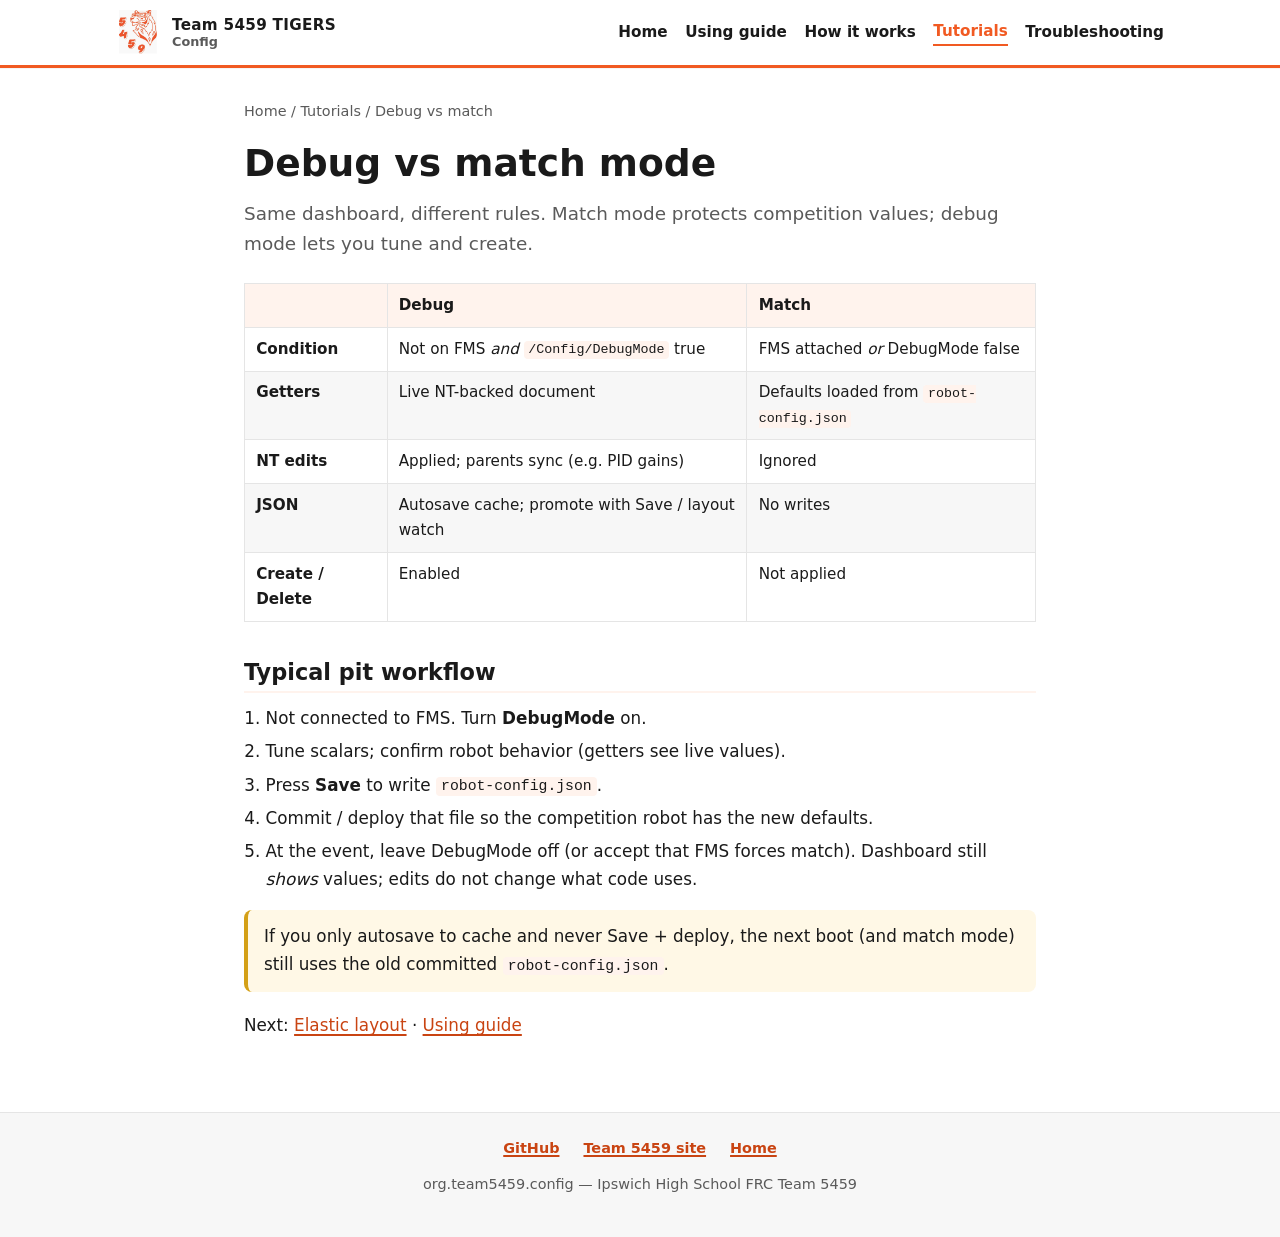
<file: docs/tutorials/debug-and-match.html>
<!DOCTYPE html>
<html lang="en">
  <head>
    <meta charset="utf-8" />
    <meta name="viewport" content="width=device-width, initial-scale=1" />
    <title>Debug vs match — Team 5459 Config</title>
    <link rel="icon" href="../assets/logo-5459.png" />
    <link rel="stylesheet" href="../assets/style.css" />
  </head>
  <body>
    <header class="site-header">
      <div class="header-inner">
        <a class="brand" href="../index.html">
          <img src="../assets/logo-5459.png" alt="Team 5459 Tigers logo" width="44" height="44" />
          <div class="brand-text">
            <strong>Team 5459 TIGERS</strong>
            <span>Config</span>
          </div>
        </a>
        <button class="nav-toggle" type="button" aria-expanded="false" aria-controls="site-nav">
          Menu
        </button>
        <nav id="site-nav" class="site-nav">
          <a href="../index.html">Home</a>
          <a href="../using-guide.html">Using guide</a>
          <a href="../how-it-works.html">How it works</a>
          <a href="index.html" aria-current="page">Tutorials</a>
          <a href="../troubleshooting.html">Troubleshooting</a>
        </nav>
      </div>
    </header>

    <main>
      <p class="breadcrumb">
        <a href="../index.html">Home</a> / <a href="index.html">Tutorials</a> / Debug vs match
      </p>
      <h1>Debug vs match mode</h1>
      <p class="lead">
        Same dashboard, different rules. Match mode protects competition values; debug mode lets
        you tune and create.
      </p>

      <table class="mode-table">
        <thead>
          <tr>
            <th></th>
            <th>Debug</th>
            <th>Match</th>
          </tr>
        </thead>
        <tbody>
          <tr>
            <td><strong>Condition</strong></td>
            <td>Not on FMS <em>and</em> <code>/Config/DebugMode</code> true</td>
            <td>FMS attached <em>or</em> DebugMode false</td>
          </tr>
          <tr>
            <td><strong>Getters</strong></td>
            <td>Live NT-backed document</td>
            <td>Defaults loaded from <code>robot-config.json</code></td>
          </tr>
          <tr>
            <td><strong>NT edits</strong></td>
            <td>Applied; parents sync (e.g. PID gains)</td>
            <td>Ignored</td>
          </tr>
          <tr>
            <td><strong>JSON</strong></td>
            <td>Autosave cache; promote with Save / layout watch</td>
            <td>No writes</td>
          </tr>
          <tr>
            <td><strong>Create / Delete</strong></td>
            <td>Enabled</td>
            <td>Not applied</td>
          </tr>
        </tbody>
      </table>

      <h2>Typical pit workflow</h2>
      <ol>
        <li>Not connected to FMS. Turn <strong>DebugMode</strong> on.</li>
        <li>Tune scalars; confirm robot behavior (getters see live values).</li>
        <li>Press <strong>Save</strong> to write <code>robot-config.json</code>.</li>
        <li>Commit / deploy that file so the competition robot has the new defaults.</li>
        <li>
          At the event, leave DebugMode off (or accept that FMS forces match). Dashboard still
          <em>shows</em> values; edits do not change what code uses.
        </li>
      </ol>

      <div class="callout warn">
        If you only autosave to cache and never Save + deploy, the next boot (and match mode) still
        uses the old committed <code>robot-config.json</code>.
      </div>

      <p>
        Next:
        <a href="elastic-layout.html">Elastic layout</a>
        ·
        <a href="../using-guide.html">Using guide</a>
      </p>
    </main>

    <footer class="site-footer">
      <div class="links">
        <a href="https://github.com/IHS-FRC-5459/2026SummerConfig">GitHub</a>
        <a href="https://www.ipswich5459.com/">Team 5459 site</a>
        <a href="../index.html">Home</a>
      </div>
      <p>org.team5459.config — Ipswich High School FRC Team 5459</p>
    </footer>

    <script>
      (function () {
        var btn = document.querySelector(".nav-toggle");
        var nav = document.getElementById("site-nav");
        if (!btn || !nav) return;
        btn.addEventListener("click", function () {
          var open = nav.classList.toggle("is-open");
          btn.setAttribute("aria-expanded", open ? "true" : "false");
        });
      })();
    </script>
  </body>
</html>
</file>
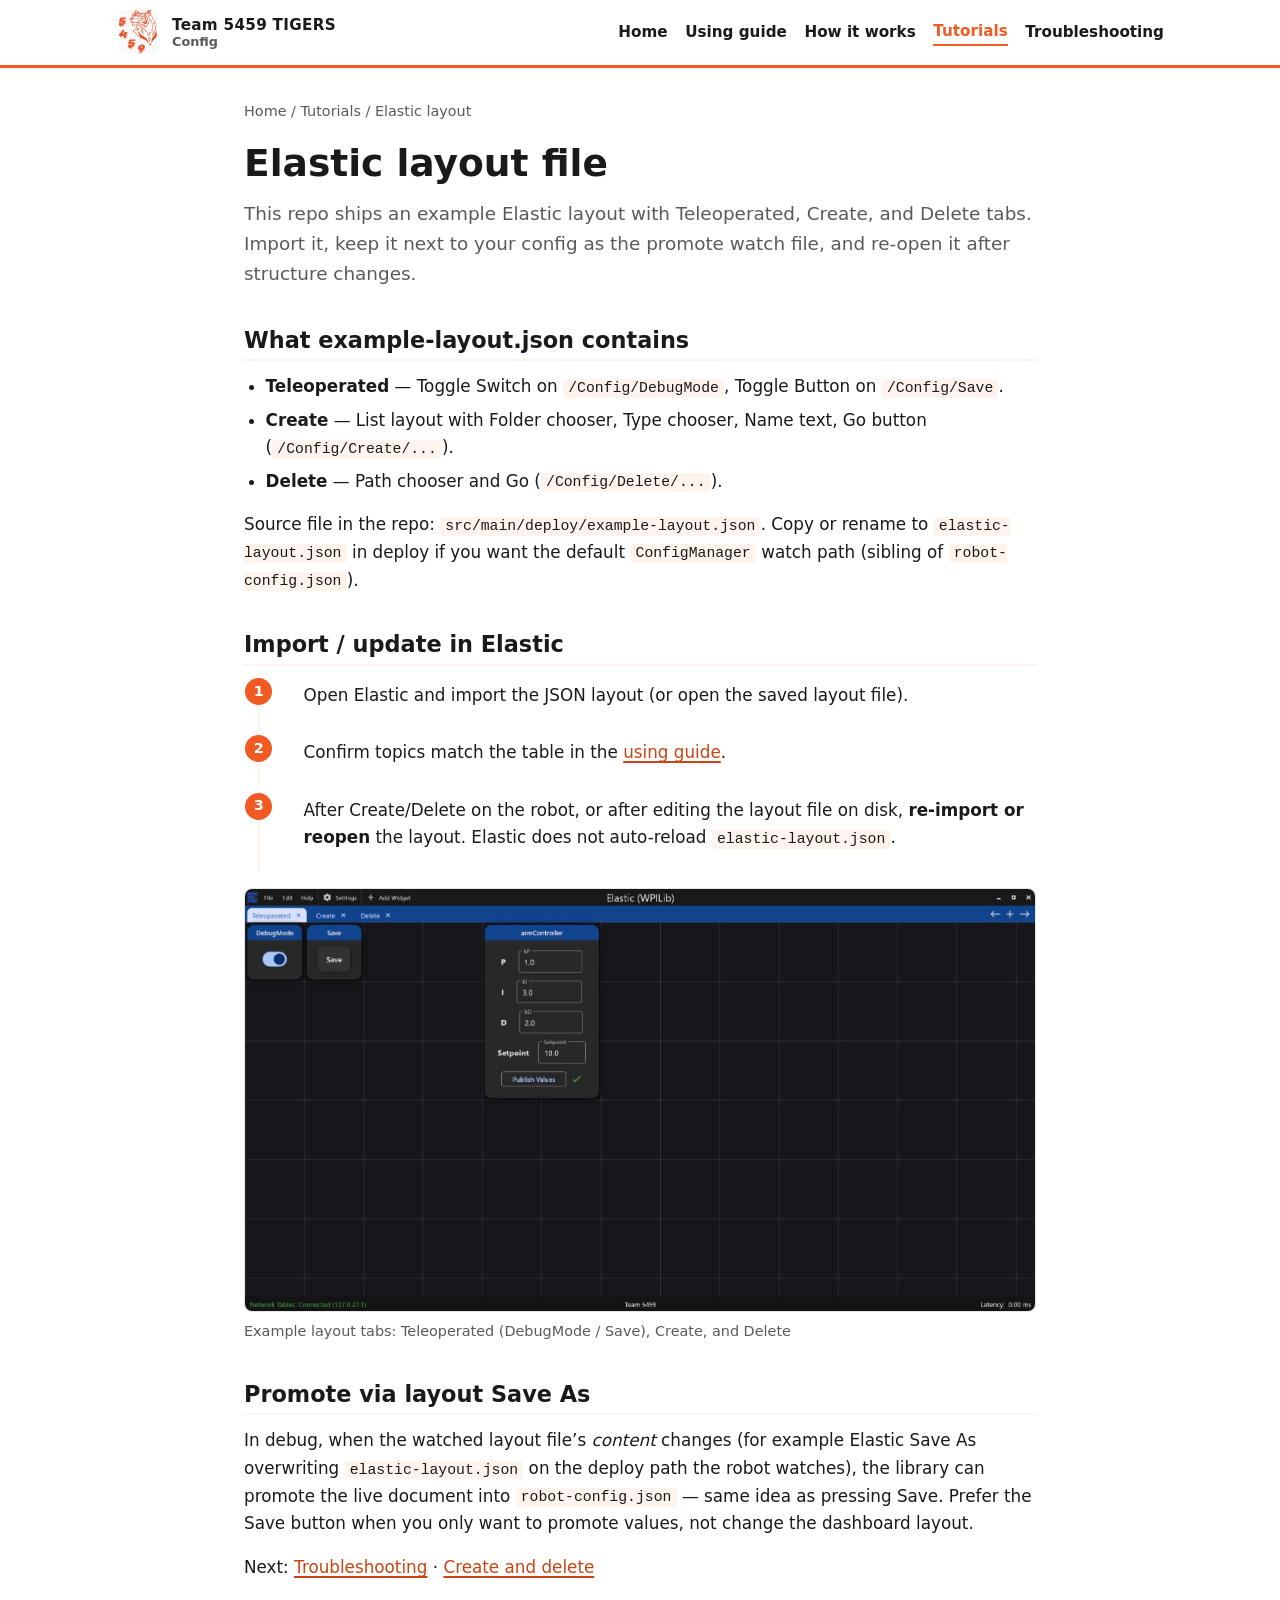
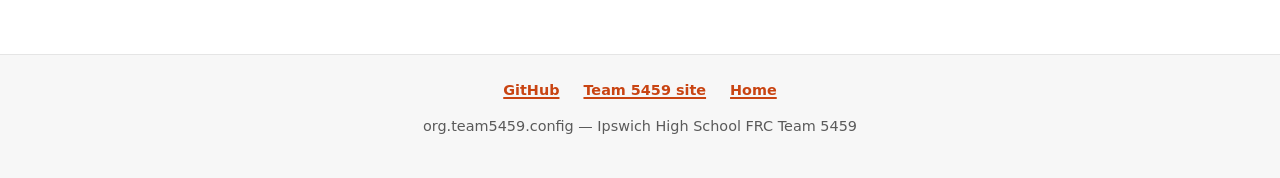
<file: docs/tutorials/elastic-layout.html>
<!DOCTYPE html>
<html lang="en">
  <head>
    <meta charset="utf-8" />
    <meta name="viewport" content="width=device-width, initial-scale=1" />
    <title>Elastic layout — Team 5459 Config</title>
    <link rel="icon" href="../assets/logo-5459.png" />
    <link rel="stylesheet" href="../assets/style.css" />
  </head>
  <body>
    <header class="site-header">
      <div class="header-inner">
        <a class="brand" href="../index.html">
          <img src="../assets/logo-5459.png" alt="Team 5459 Tigers logo" width="44" height="44" />
          <div class="brand-text">
            <strong>Team 5459 TIGERS</strong>
            <span>Config</span>
          </div>
        </a>
        <button class="nav-toggle" type="button" aria-expanded="false" aria-controls="site-nav">
          Menu
        </button>
        <nav id="site-nav" class="site-nav">
          <a href="../index.html">Home</a>
          <a href="../using-guide.html">Using guide</a>
          <a href="../how-it-works.html">How it works</a>
          <a href="index.html" aria-current="page">Tutorials</a>
          <a href="../troubleshooting.html">Troubleshooting</a>
        </nav>
      </div>
    </header>

    <main>
      <p class="breadcrumb">
        <a href="../index.html">Home</a> / <a href="index.html">Tutorials</a> / Elastic layout
      </p>
      <h1>Elastic layout file</h1>
      <p class="lead">
        This repo ships an example Elastic layout with Teleoperated, Create, and Delete tabs. Import
        it, keep it next to your config as the promote watch file, and re-open it after structure
        changes.
      </p>

      <h2>What example-layout.json contains</h2>
      <ul>
        <li>
          <strong>Teleoperated</strong> — Toggle Switch on <code>/Config/DebugMode</code>, Toggle
          Button on <code>/Config/Save</code>.
        </li>
        <li>
          <strong>Create</strong> — List layout with Folder chooser, Type chooser, Name text, Go
          button (<code>/Config/Create/...</code>).
        </li>
        <li>
          <strong>Delete</strong> — Path chooser and Go (<code>/Config/Delete/...</code>).
        </li>
      </ul>
      <p>
        Source file in the repo:
        <code>src/main/deploy/example-layout.json</code>. Copy or rename to
        <code>elastic-layout.json</code> in deploy if you want the default
        <code>ConfigManager</code> watch path (sibling of <code>robot-config.json</code>).
      </p>

      <h2>Import / update in Elastic</h2>
      <ol class="steps">
        <li>Open Elastic and import the JSON layout (or open the saved layout file).</li>
        <li>Confirm topics match the table in the <a href="../using-guide.html">using guide</a>.</li>
        <li>
          After Create/Delete on the robot, or after editing the layout file on disk,
          <strong>re-import or reopen</strong> the layout. Elastic does not auto-reload
          <code>elastic-layout.json</code>.
        </li>
      </ol>

      <figure class="screenshot">
        <img
          src="../assets/screenshots/elastic-tune-pid.png"
          alt="Elastic layout showing Teleoperated, Create, and Delete tabs with DebugMode and Save"
          width="1280"
          height="720"
        />
        <figcaption>
          Example layout tabs: Teleoperated (DebugMode / Save), Create, and Delete
        </figcaption>
      </figure>

      <h2>Promote via layout Save As</h2>
      <p>
        In debug, when the watched layout file’s <em>content</em> changes (for example Elastic Save
        As overwriting <code>elastic-layout.json</code> on the deploy path the robot watches), the
        library can promote the live document into <code>robot-config.json</code> — same idea as
        pressing Save. Prefer the Save button when you only want to promote values, not change the
        dashboard layout.
      </p>

      <p>
        Next:
        <a href="../troubleshooting.html">Troubleshooting</a>
        ·
        <a href="create-delete.html">Create and delete</a>
      </p>
    </main>

    <footer class="site-footer">
      <div class="links">
        <a href="https://github.com/IHS-FRC-5459/2026SummerConfig">GitHub</a>
        <a href="https://www.ipswich5459.com/">Team 5459 site</a>
        <a href="../index.html">Home</a>
      </div>
      <p>org.team5459.config — Ipswich High School FRC Team 5459</p>
    </footer>

    <script>
      (function () {
        var btn = document.querySelector(".nav-toggle");
        var nav = document.getElementById("site-nav");
        if (!btn || !nav) return;
        btn.addEventListener("click", function () {
          var open = nav.classList.toggle("is-open");
          btn.setAttribute("aria-expanded", open ? "true" : "false");
        });
      })();
    </script>
  </body>
</html>
</file>
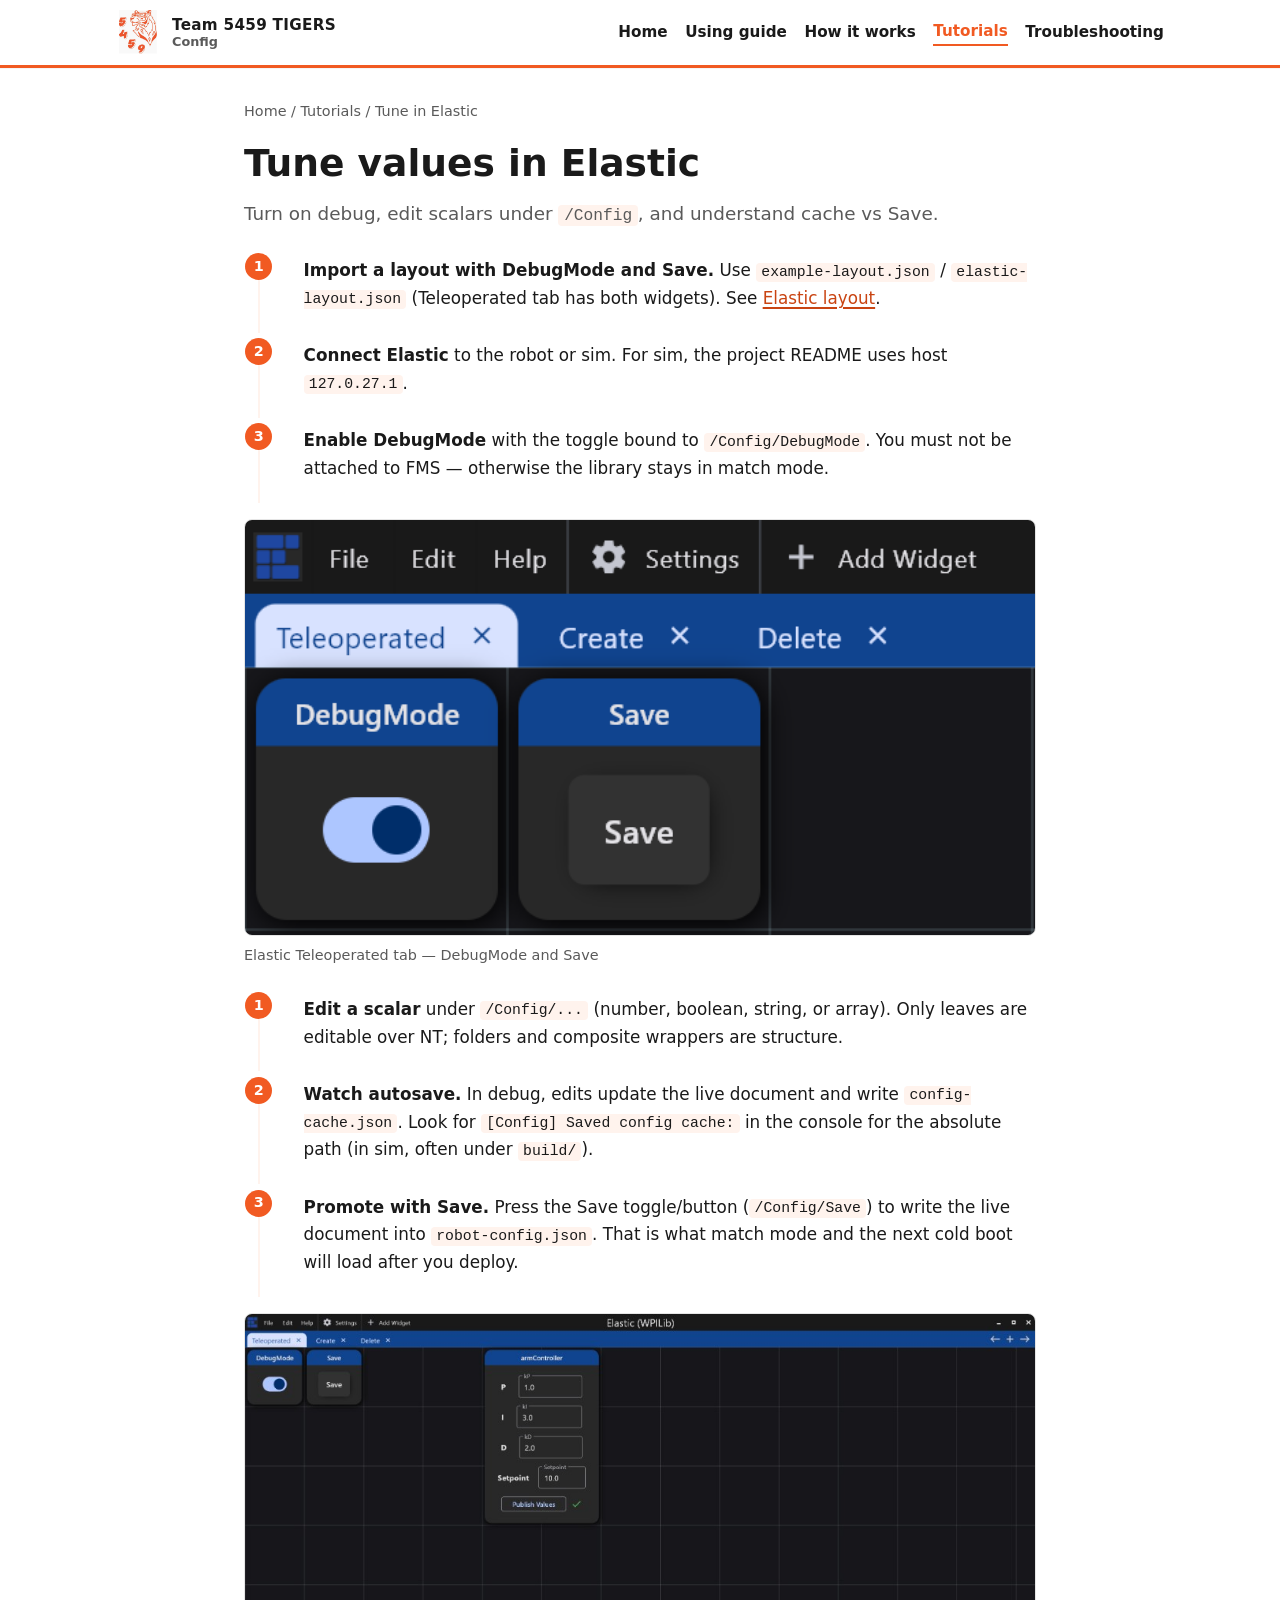
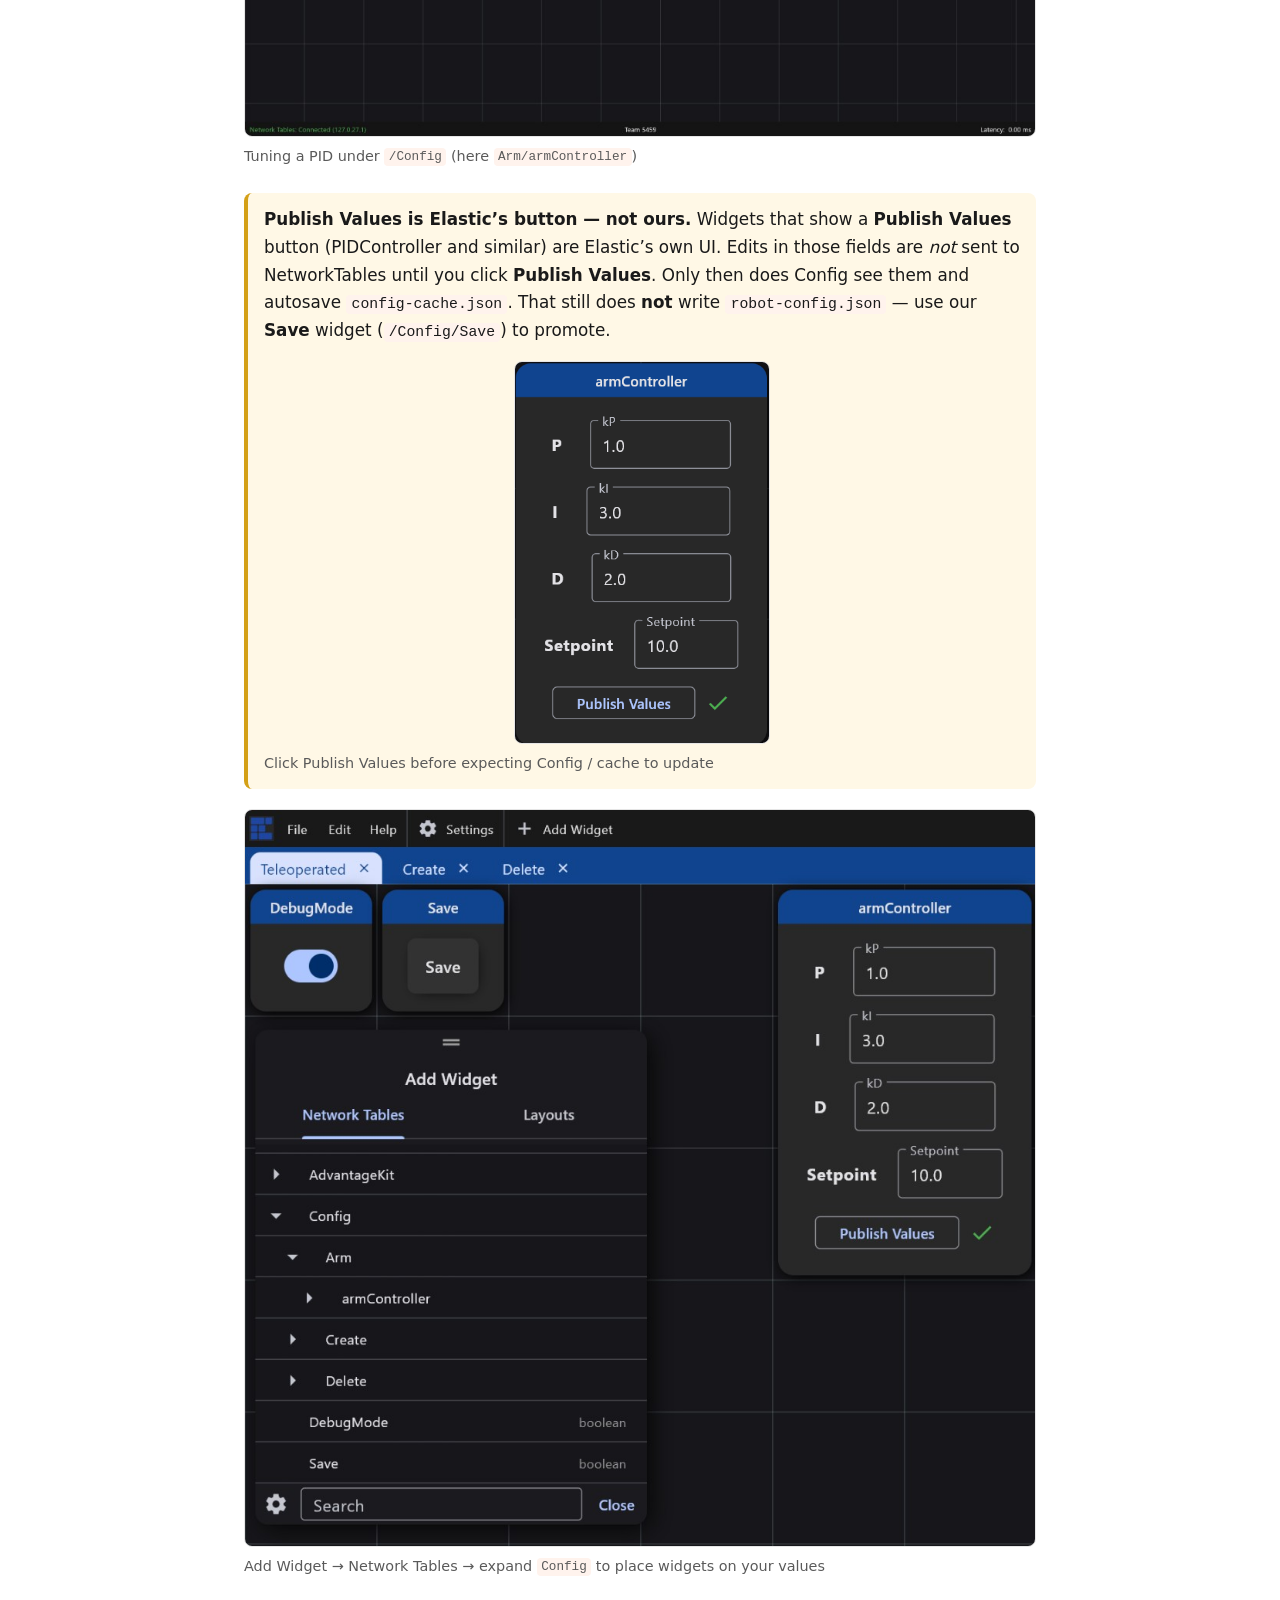
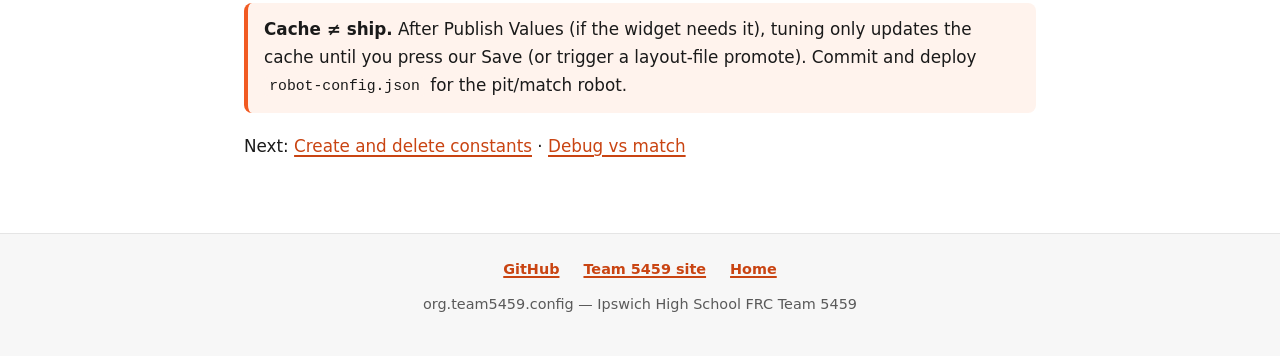
<file: docs/tutorials/elastic-tune.html>
<!DOCTYPE html>
<html lang="en">
  <head>
    <meta charset="utf-8" />
    <meta name="viewport" content="width=device-width, initial-scale=1" />
    <title>Tune in Elastic — Team 5459 Config</title>
    <link rel="icon" href="../assets/logo-5459.png" />
    <link rel="stylesheet" href="../assets/style.css" />
  </head>
  <body>
    <header class="site-header">
      <div class="header-inner">
        <a class="brand" href="../index.html">
          <img src="../assets/logo-5459.png" alt="Team 5459 Tigers logo" width="44" height="44" />
          <div class="brand-text">
            <strong>Team 5459 TIGERS</strong>
            <span>Config</span>
          </div>
        </a>
        <button class="nav-toggle" type="button" aria-expanded="false" aria-controls="site-nav">
          Menu
        </button>
        <nav id="site-nav" class="site-nav">
          <a href="../index.html">Home</a>
          <a href="../using-guide.html">Using guide</a>
          <a href="../how-it-works.html">How it works</a>
          <a href="index.html" aria-current="page">Tutorials</a>
          <a href="../troubleshooting.html">Troubleshooting</a>
        </nav>
      </div>
    </header>

    <main>
      <p class="breadcrumb">
        <a href="../index.html">Home</a> / <a href="index.html">Tutorials</a> / Tune in Elastic
      </p>
      <h1>Tune values in Elastic</h1>
      <p class="lead">
        Turn on debug, edit scalars under <code>/Config</code>, and understand cache vs Save.
      </p>

      <ol class="steps">
        <li>
          <strong>Import a layout with DebugMode and Save.</strong>
          Use <code>example-layout.json</code> / <code>elastic-layout.json</code> (Teleoperated tab
          has both widgets). See <a href="elastic-layout.html">Elastic layout</a>.
        </li>
        <li>
          <strong>Connect Elastic</strong> to the robot or sim. For sim, the project README uses
          host <code>127.0.27.1</code>.
        </li>
        <li>
          <strong>Enable DebugMode</strong> with the toggle bound to
          <code>/Config/DebugMode</code>. You must not be attached to FMS — otherwise the library
          stays in match mode.
        </li>
      </ol>

      <figure class="screenshot">
        <img
          src="../assets/screenshots/elastic-debugmode-save.png"
          alt="Elastic Teleoperated tab with DebugMode toggle on and Save button"
          width="1280"
          height="720"
        />
        <figcaption>Elastic Teleoperated tab — DebugMode and Save</figcaption>
      </figure>

      <ol class="steps" start="4">
        <li>
          <strong>Edit a scalar</strong> under <code>/Config/...</code> (number, boolean, string, or
          array). Only leaves are editable over NT; folders and composite wrappers are structure.
        </li>
        <li>
          <strong>Watch autosave.</strong> In debug, edits update the live document and write
          <code>config-cache.json</code>. Look for
          <code>[Config] Saved config cache:</code> in the console for the absolute path (in sim,
          often under <code>build/</code>).
        </li>
        <li>
          <strong>Promote with Save.</strong> Press the Save toggle/button
          (<code>/Config/Save</code>) to write the live document into
          <code>robot-config.json</code>. That is what match mode and the next cold boot will load
          after you deploy.
        </li>
      </ol>

      <figure class="screenshot">
        <img
          src="../assets/screenshots/elastic-tune-pid.png"
          alt="Elastic Teleoperated tab with DebugMode, Save, and armController PID widget"
          width="1280"
          height="720"
        />
        <figcaption>
          Tuning a PID under <code>/Config</code> (here <code>Arm/armController</code>)
        </figcaption>
      </figure>

      <div class="callout warn">
        <strong>Publish Values is Elastic’s button — not ours.</strong>
        Widgets that show a <strong>Publish Values</strong> button (PIDController and similar) are
        Elastic’s own UI. Edits in those fields are <em>not</em> sent to NetworkTables until you
        click <strong>Publish Values</strong>. Only then does Config see them and autosave
        <code>config-cache.json</code>. That still does <strong>not</strong> write
        <code>robot-config.json</code> — use our <strong>Save</strong> widget
        (<code>/Config/Save</code>) to promote.
        <figure class="screenshot" style="margin-top: 1rem; margin-bottom: 0">
          <img
            src="../assets/screenshots/elastic-publish-values.png"
            alt="armController widget with Publish Values button and green checkmark"
            width="320"
            height="480"
            style="width: min(16rem, 100%); margin-inline: auto"
          />
          <figcaption>Click Publish Values before expecting Config / cache to update</figcaption>
        </figure>
      </div>

      <figure class="screenshot">
        <img
          src="../assets/screenshots/elastic-add-widget-config.png"
          alt="Elastic Add Widget dialog showing Config NetworkTables tree with Arm and armController"
          width="1280"
          height="720"
        />
        <figcaption>
          Add Widget → Network Tables → expand <code>Config</code> to place widgets on your values
        </figcaption>
      </figure>

      <div class="callout">
        <strong>Cache ≠ ship.</strong> After Publish Values (if the widget needs it), tuning only
        updates the cache until you press our Save (or trigger a layout-file promote). Commit and
        deploy <code>robot-config.json</code> for the pit/match robot.
      </div>

      <p>
        Next:
        <a href="create-delete.html">Create and delete constants</a>
        ·
        <a href="debug-and-match.html">Debug vs match</a>
      </p>
    </main>

    <footer class="site-footer">
      <div class="links">
        <a href="https://github.com/IHS-FRC-5459/2026SummerConfig">GitHub</a>
        <a href="https://www.ipswich5459.com/">Team 5459 site</a>
        <a href="../index.html">Home</a>
      </div>
      <p>org.team5459.config — Ipswich High School FRC Team 5459</p>
    </footer>

    <script>
      (function () {
        var btn = document.querySelector(".nav-toggle");
        var nav = document.getElementById("site-nav");
        if (!btn || !nav) return;
        btn.addEventListener("click", function () {
          var open = nav.classList.toggle("is-open");
          btn.setAttribute("aria-expanded", open ? "true" : "false");
        });
      })();
    </script>
  </body>
</html>
</file>
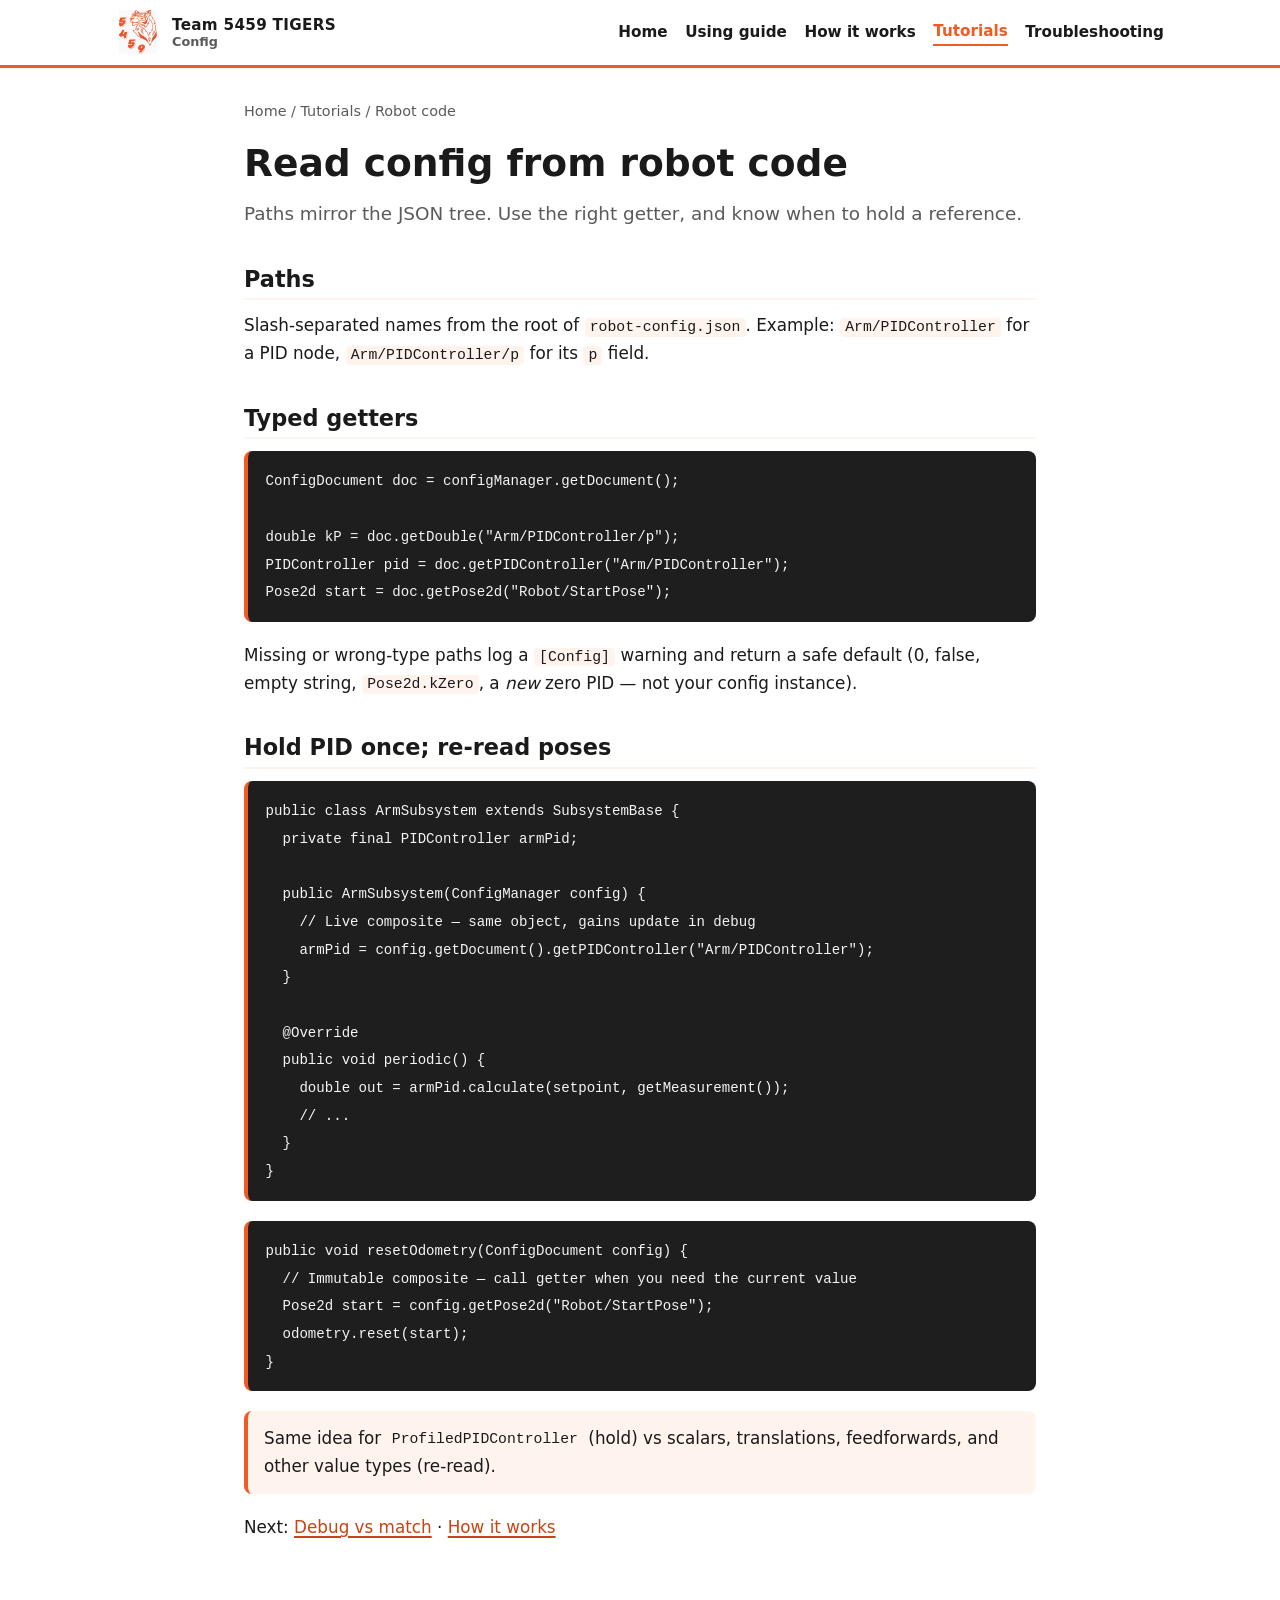
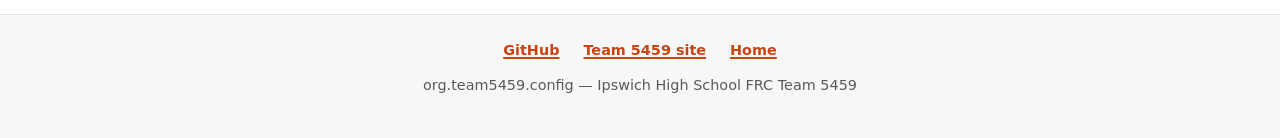
<file: docs/tutorials/robot-code.html>
<!DOCTYPE html>
<html lang="en">
  <head>
    <meta charset="utf-8" />
    <meta name="viewport" content="width=device-width, initial-scale=1" />
    <title>Robot code — Team 5459 Config</title>
    <link rel="icon" href="../assets/logo-5459.png" />
    <link rel="stylesheet" href="../assets/style.css" />
  </head>
  <body>
    <header class="site-header">
      <div class="header-inner">
        <a class="brand" href="../index.html">
          <img src="../assets/logo-5459.png" alt="Team 5459 Tigers logo" width="44" height="44" />
          <div class="brand-text">
            <strong>Team 5459 TIGERS</strong>
            <span>Config</span>
          </div>
        </a>
        <button class="nav-toggle" type="button" aria-expanded="false" aria-controls="site-nav">
          Menu
        </button>
        <nav id="site-nav" class="site-nav">
          <a href="../index.html">Home</a>
          <a href="../using-guide.html">Using guide</a>
          <a href="../how-it-works.html">How it works</a>
          <a href="index.html" aria-current="page">Tutorials</a>
          <a href="../troubleshooting.html">Troubleshooting</a>
        </nav>
      </div>
    </header>

    <main>
      <p class="breadcrumb">
        <a href="../index.html">Home</a> / <a href="index.html">Tutorials</a> / Robot code
      </p>
      <h1>Read config from robot code</h1>
      <p class="lead">
        Paths mirror the JSON tree. Use the right getter, and know when to hold a reference.
      </p>

      <h2>Paths</h2>
      <p>
        Slash-separated names from the root of <code>robot-config.json</code>. Example:
        <code>Arm/PIDController</code> for a PID node, <code>Arm/PIDController/p</code> for its
        <code>p</code> field.
      </p>

      <h2>Typed getters</h2>
      <pre><code>ConfigDocument doc = configManager.getDocument();

double kP = doc.getDouble("Arm/PIDController/p");
PIDController pid = doc.getPIDController("Arm/PIDController");
Pose2d start = doc.getPose2d("Robot/StartPose");</code></pre>
      <p>
        Missing or wrong-type paths log a <code>[Config]</code> warning and return a safe default
        (0, false, empty string, <code>Pose2d.kZero</code>, a <em>new</em> zero PID — not your
        config instance).
      </p>

      <h2>Hold PID once; re-read poses</h2>
      <pre><code>public class ArmSubsystem extends SubsystemBase {
  private final PIDController armPid;

  public ArmSubsystem(ConfigManager config) {
    // Live composite — same object, gains update in debug
    armPid = config.getDocument().getPIDController("Arm/PIDController");
  }

  @Override
  public void periodic() {
    double out = armPid.calculate(setpoint, getMeasurement());
    // ...
  }
}</code></pre>
      <pre><code>public void resetOdometry(ConfigDocument config) {
  // Immutable composite — call getter when you need the current value
  Pose2d start = config.getPose2d("Robot/StartPose");
  odometry.reset(start);
}</code></pre>

      <div class="callout">
        Same idea for <code>ProfiledPIDController</code> (hold) vs scalars, translations,
        feedforwards, and other value types (re-read).
      </div>

      <p>
        Next:
        <a href="debug-and-match.html">Debug vs match</a>
        ·
        <a href="../how-it-works.html">How it works</a>
      </p>
    </main>

    <footer class="site-footer">
      <div class="links">
        <a href="https://github.com/IHS-FRC-5459/2026SummerConfig">GitHub</a>
        <a href="https://www.ipswich5459.com/">Team 5459 site</a>
        <a href="../index.html">Home</a>
      </div>
      <p>org.team5459.config — Ipswich High School FRC Team 5459</p>
    </footer>

    <script>
      (function () {
        var btn = document.querySelector(".nav-toggle");
        var nav = document.getElementById("site-nav");
        if (!btn || !nav) return;
        btn.addEventListener("click", function () {
          var open = nav.classList.toggle("is-open");
          btn.setAttribute("aria-expanded", open ? "true" : "false");
        });
      })();
    </script>
  </body>
</html>
</file>
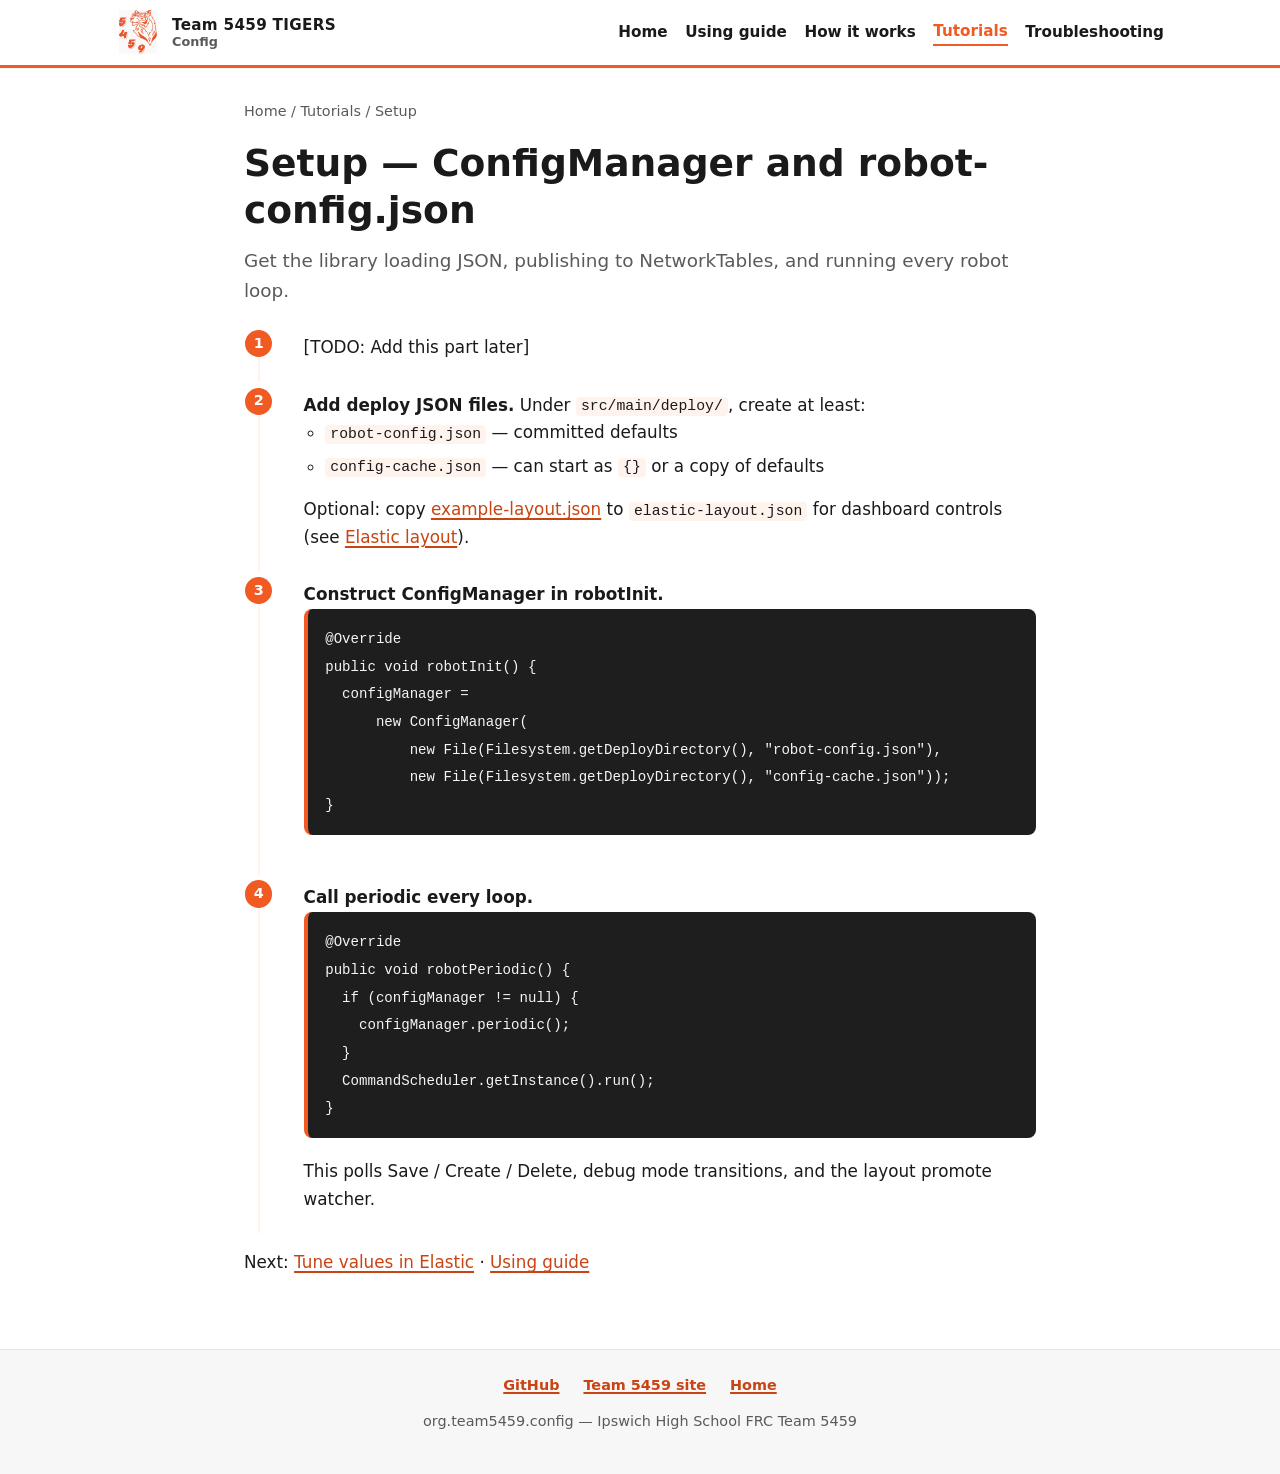
<file: docs/tutorials/setup.html>
<!DOCTYPE html>
<html lang="en">
  <head>
    <meta charset="utf-8" />
    <meta name="viewport" content="width=device-width, initial-scale=1" />
    <title>Setup — Team 5459 Config</title>
    <link rel="icon" href="../assets/logo-5459.png" />
    <link rel="stylesheet" href="../assets/style.css" />
  </head>
  <body>
    <header class="site-header">
      <div class="header-inner">
        <a class="brand" href="../index.html">
          <img src="../assets/logo-5459.png" alt="Team 5459 Tigers logo" width="44" height="44" />
          <div class="brand-text">
            <strong>Team 5459 TIGERS</strong>
            <span>Config</span>
          </div>
        </a>
        <button class="nav-toggle" type="button" aria-expanded="false" aria-controls="site-nav">
          Menu
        </button>
        <nav id="site-nav" class="site-nav">
          <a href="../index.html">Home</a>
          <a href="../using-guide.html">Using guide</a>
          <a href="../how-it-works.html">How it works</a>
          <a href="index.html" aria-current="page">Tutorials</a>
          <a href="../troubleshooting.html">Troubleshooting</a>
        </nav>
      </div>
    </header>

    <main>
      <p class="breadcrumb">
        <a href="../index.html">Home</a> / <a href="index.html">Tutorials</a> / Setup
      </p>
      <h1>Setup — ConfigManager and robot-config.json</h1>
      <p class="lead">
        Get the library loading JSON, publishing to NetworkTables, and running every robot loop.
      </p>

      <ol class="steps">
        <li>[TODO: Add this part later]</li>
        <li>
          <strong>Add deploy JSON files.</strong>
          Under <code>src/main/deploy/</code>, create at least:
          <ul>
            <li><code>robot-config.json</code> — committed defaults</li>
            <li><code>config-cache.json</code> — can start as <code>{}</code> or a copy of defaults</li>
          </ul>
          Optional: copy
          <a
            href="https://github.com/IHS-FRC-5459/2026SummerConfig/blob/main/src/main/deploy/example-layout.json"
            >example-layout.json</a
          >
          to <code>elastic-layout.json</code> for dashboard controls (see
          <a href="elastic-layout.html">Elastic layout</a>).
        </li>
        <li>
          <strong>Construct ConfigManager in robotInit.</strong>
          <pre><code>@Override
public void robotInit() {
  configManager =
      new ConfigManager(
          new File(Filesystem.getDeployDirectory(), "robot-config.json"),
          new File(Filesystem.getDeployDirectory(), "config-cache.json"));
}</code></pre>
        </li>
        <li>
          <strong>Call periodic every loop.</strong>
          <pre><code>@Override
public void robotPeriodic() {
  if (configManager != null) {
    configManager.periodic();
  }
  CommandScheduler.getInstance().run();
}</code></pre>
          This polls Save / Create / Delete, debug mode transitions, and the layout promote watcher.
        </li>
      </ol>

      <p>
        Next:
        <a href="elastic-tune.html">Tune values in Elastic</a>
        ·
        <a href="../using-guide.html">Using guide</a>
      </p>
    </main>

    <footer class="site-footer">
      <div class="links">
        <a href="https://github.com/IHS-FRC-5459/2026SummerConfig">GitHub</a>
        <a href="https://www.ipswich5459.com/">Team 5459 site</a>
        <a href="../index.html">Home</a>
      </div>
      <p>org.team5459.config — Ipswich High School FRC Team 5459</p>
    </footer>

    <script>
      (function () {
        var btn = document.querySelector(".nav-toggle");
        var nav = document.getElementById("site-nav");
        if (!btn || !nav) return;
        btn.addEventListener("click", function () {
          var open = nav.classList.toggle("is-open");
          btn.setAttribute("aria-expanded", open ? "true" : "false");
        });
      })();
    </script>
  </body>
</html>
</file>
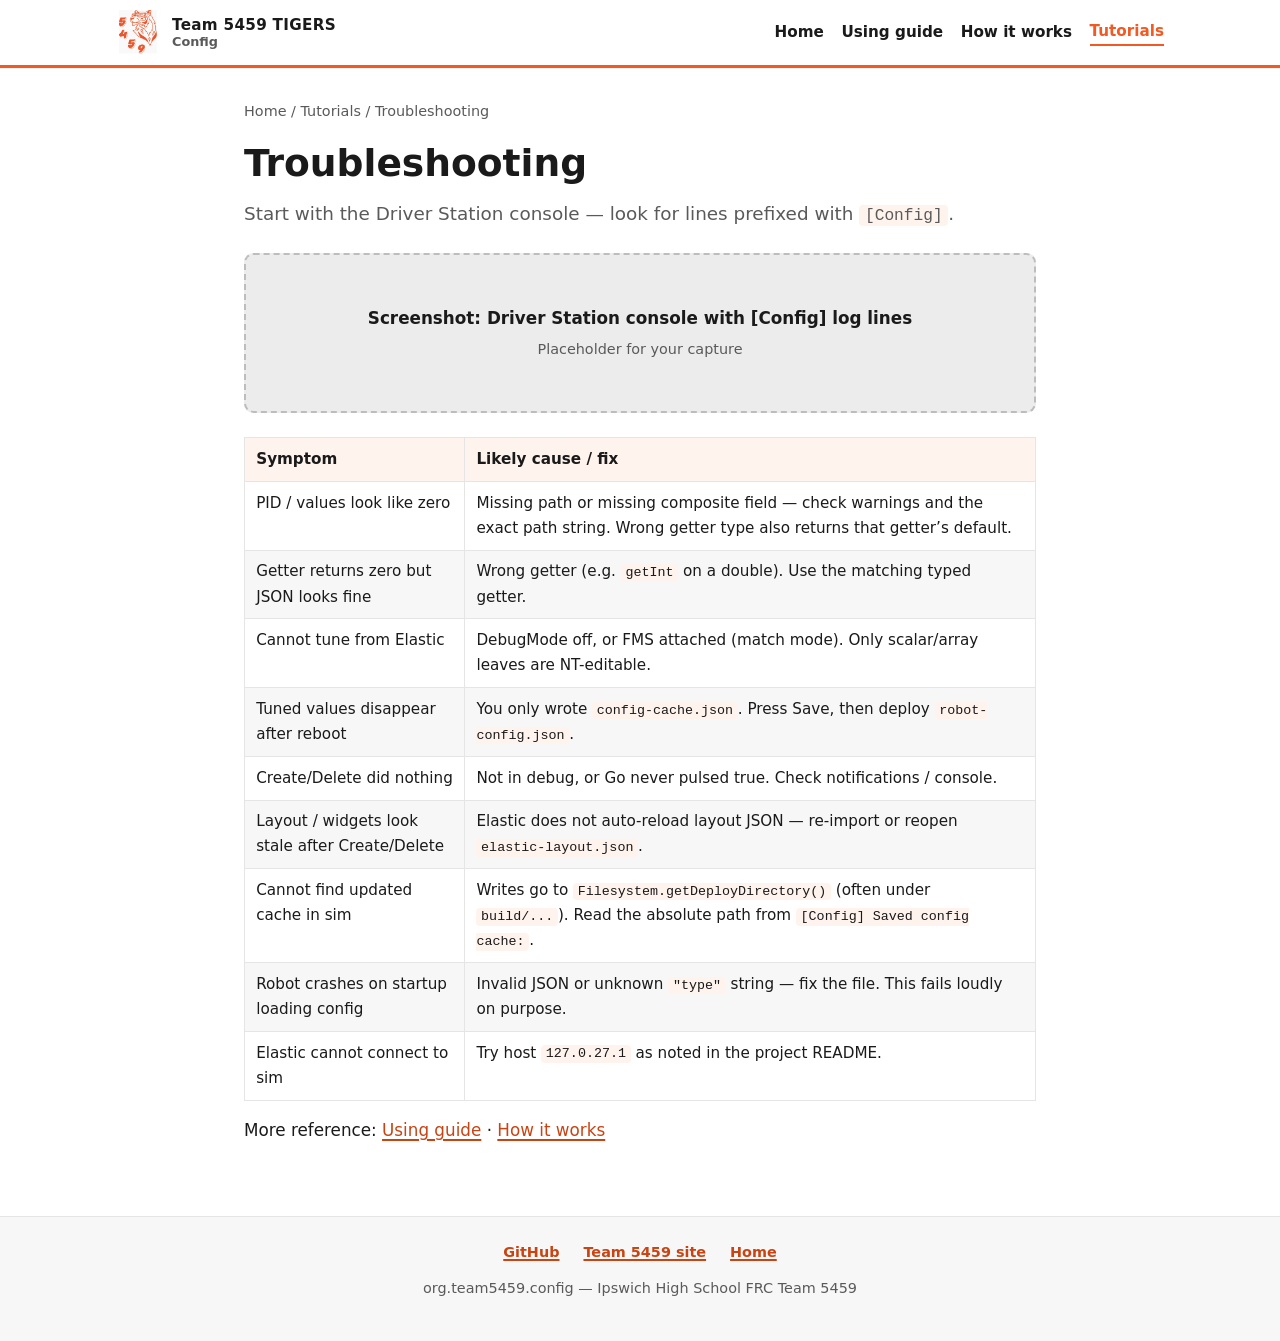
<file: docs/tutorials/troubleshooting.html>
<!DOCTYPE html>
<html lang="en">
  <head>
    <meta charset="utf-8" />
    <meta name="viewport" content="width=device-width, initial-scale=1" />
    <title>Troubleshooting — Team 5459 Config</title>
    <link rel="icon" href="../assets/logo-5459.png" />
    <link rel="stylesheet" href="../assets/style.css" />
  </head>
  <body>
    <header class="site-header">
      <div class="header-inner">
        <a class="brand" href="../index.html">
          <img src="../assets/logo-5459.png" alt="Team 5459 Tigers logo" width="44" height="44" />
          <div class="brand-text">
            <strong>Team 5459 TIGERS</strong>
            <span>Config</span>
          </div>
        </a>
        <button class="nav-toggle" type="button" aria-expanded="false" aria-controls="site-nav">
          Menu
        </button>
        <nav id="site-nav" class="site-nav">
          <a href="../index.html">Home</a>
          <a href="../using-guide.html">Using guide</a>
          <a href="../how-it-works.html">How it works</a>
          <a href="index.html" aria-current="page">Tutorials</a>
        </nav>
      </div>
    </header>

    <main>
      <p class="breadcrumb">
        <a href="../index.html">Home</a> / <a href="index.html">Tutorials</a> / Troubleshooting
      </p>
      <h1>Troubleshooting</h1>
      <p class="lead">Start with the Driver Station console — look for lines prefixed with <code>[Config]</code>.</p>

      <div class="screenshot-slot">
        <strong>Screenshot: Driver Station console with [Config] log lines</strong>
        <span class="hint">Placeholder for your capture</span>
      </div>

      <table class="ref-table">
        <thead>
          <tr>
            <th>Symptom</th>
            <th>Likely cause / fix</th>
          </tr>
        </thead>
        <tbody>
          <tr>
            <td>PID / values look like zero</td>
            <td>
              Missing path or missing composite field — check warnings and the exact path string.
              Wrong getter type also returns that getter’s default.
            </td>
          </tr>
          <tr>
            <td>Getter returns zero but JSON looks fine</td>
            <td>
              Wrong getter (e.g. <code>getInt</code> on a double). Use the matching typed getter.
            </td>
          </tr>
          <tr>
            <td>Cannot tune from Elastic</td>
            <td>
              DebugMode off, or FMS attached (match mode). Only scalar/array leaves are NT-editable.
            </td>
          </tr>
          <tr>
            <td>Tuned values disappear after reboot</td>
            <td>
              You only wrote <code>config-cache.json</code>. Press Save, then deploy
              <code>robot-config.json</code>.
            </td>
          </tr>
          <tr>
            <td>Create/Delete did nothing</td>
            <td>Not in debug, or Go never pulsed true. Check notifications / console.</td>
          </tr>
          <tr>
            <td>Layout / widgets look stale after Create/Delete</td>
            <td>
              Elastic does not auto-reload layout JSON — re-import or reopen
              <code>elastic-layout.json</code>.
            </td>
          </tr>
          <tr>
            <td>Cannot find updated cache in sim</td>
            <td>
              Writes go to <code>Filesystem.getDeployDirectory()</code> (often under
              <code>build/...</code>). Read the absolute path from
              <code>[Config] Saved config cache:</code>.
            </td>
          </tr>
          <tr>
            <td>Robot crashes on startup loading config</td>
            <td>
              Invalid JSON or unknown <code>"type"</code> string — fix the file. This fails loudly
              on purpose.
            </td>
          </tr>
          <tr>
            <td>Elastic cannot connect to sim</td>
            <td>Try host <code>127.0.27.1</code> as noted in the project README.</td>
          </tr>
        </tbody>
      </table>

      <p>
        More reference:
        <a href="../using-guide.html">Using guide</a>
        ·
        <a href="../how-it-works.html">How it works</a>
      </p>
    </main>

    <footer class="site-footer">
      <div class="links">
        <a href="https://github.com/IHS-FRC-5459/2026SummerConfig">GitHub</a>
        <a href="https://www.ipswich5459.com/">Team 5459 site</a>
        <a href="../index.html">Home</a>
      </div>
      <p>org.team5459.config — Ipswich High School FRC Team 5459</p>
    </footer>

    <script>
      (function () {
        var btn = document.querySelector(".nav-toggle");
        var nav = document.getElementById("site-nav");
        if (!btn || !nav) return;
        btn.addEventListener("click", function () {
          var open = nav.classList.toggle("is-open");
          btn.setAttribute("aria-expanded", open ? "true" : "false");
        });
      })();
    </script>
  </body>
</html>
</file>
<file: docs/assets/style.css>
:root {
  --tiger: #f15a22;
  --tiger-dark: #c94412;
  --tiger-soft: #fff3ed;
  --ink: #1a1a1a;
  --muted: #5a5a5a;
  --border: #e5e5e5;
  --bg: #ffffff;
  --bg-subtle: #f7f7f7;
  --code-bg: #1e1e1e;
  --code-fg: #f5f5f5;
  --slot-bg: #ececec;
  --max: 52rem;
  --nav-h: 3.75rem;
  --font: system-ui, -apple-system, "Segoe UI", Roboto, Helvetica, Arial, sans-serif;
  --mono: ui-monospace, "Cascadia Code", "SF Mono", Consolas, monospace;
}

*,
*::before,
*::after {
  box-sizing: border-box;
}

html {
  scroll-behavior: smooth;
}

body {
  margin: 0;
  font-family: var(--font);
  font-size: 1.05rem;
  line-height: 1.65;
  color: var(--ink);
  background: var(--bg);
}

img {
  max-width: 100%;
  height: auto;
}

a {
  color: var(--tiger-dark);
  text-decoration-thickness: 1.5px;
  text-underline-offset: 0.15em;
}

a:hover {
  color: var(--tiger);
}

.site-header {
  position: sticky;
  top: 0;
  z-index: 50;
  background: var(--bg);
  border-bottom: 3px solid var(--tiger);
  box-shadow: 0 1px 0 rgba(0, 0, 0, 0.04);
}

.header-inner {
  max-width: 68rem;
  margin: 0 auto;
  padding: 0.65rem 1.25rem;
  display: flex;
  align-items: center;
  gap: 1rem;
  min-height: var(--nav-h);
}

.brand {
  display: flex;
  align-items: center;
  gap: 0.75rem;
  text-decoration: none;
  color: var(--ink);
  flex-shrink: 0;
}

.brand:hover {
  color: var(--ink);
}

.brand img {
  width: 2.75rem;
  height: 2.75rem;
  object-fit: contain;
}

.brand-text {
  display: flex;
  flex-direction: column;
  line-height: 1.2;
}

.brand-text strong {
  font-size: 0.95rem;
  letter-spacing: 0.02em;
}

.brand-text span {
  font-size: 0.8rem;
  color: var(--muted);
  font-weight: 600;
}

.nav-toggle {
  display: none;
  margin-left: auto;
  background: var(--tiger);
  color: #fff;
  border: none;
  border-radius: 0.35rem;
  padding: 0.45rem 0.75rem;
  font: inherit;
  font-weight: 600;
  cursor: pointer;
}

.nav-toggle:hover {
  background: var(--tiger-dark);
}

.site-nav {
  margin-left: auto;
  display: flex;
  flex-wrap: wrap;
  gap: 0.35rem 1.1rem;
  align-items: center;
}

.site-nav a {
  text-decoration: none;
  color: var(--ink);
  font-weight: 600;
  font-size: 0.95rem;
}

.site-nav a:hover,
.site-nav a[aria-current="page"] {
  color: var(--tiger);
}

.site-nav a[aria-current="page"] {
  border-bottom: 2px solid var(--tiger);
}

main {
  max-width: var(--max);
  margin: 0 auto;
  padding: 2rem 1.25rem 3.5rem;
}

.wide {
  max-width: 68rem;
}

h1,
h2,
h3 {
  line-height: 1.25;
  scroll-margin-top: calc(var(--nav-h) + 0.75rem);
}

h1 {
  font-size: clamp(1.75rem, 4vw, 2.35rem);
  margin: 0 0 0.75rem;
}

h2 {
  font-size: 1.4rem;
  margin: 2.25rem 0 0.75rem;
  padding-bottom: 0.35rem;
  border-bottom: 2px solid var(--tiger-soft);
}

h3 {
  font-size: 1.15rem;
  margin: 1.5rem 0 0.5rem;
}

p,
ul,
ol,
table {
  margin: 0 0 1rem;
}

ul,
ol {
  padding-left: 1.35rem;
}

li + li {
  margin-top: 0.35rem;
}

.lead {
  font-size: 1.15rem;
  color: var(--muted);
  margin-bottom: 1.5rem;
}

.hero {
  display: grid;
  gap: 1.5rem;
  align-items: center;
  margin-bottom: 2rem;
  padding: 1.5rem;
  background: linear-gradient(135deg, var(--tiger-soft), #fff 55%);
  border: 1px solid var(--border);
  border-radius: 0.75rem;
}

@media (min-width: 640px) {
  .hero {
    grid-template-columns: 1fr auto;
  }
}

.hero-logo {
  width: min(11rem, 40vw);
  justify-self: center;
}

.cards {
  display: grid;
  gap: 1rem;
  grid-template-columns: repeat(auto-fit, minmax(14rem, 1fr));
  margin: 1.5rem 0 2rem;
}

.card {
  display: block;
  padding: 1.1rem 1.2rem;
  border: 1px solid var(--border);
  border-radius: 0.6rem;
  text-decoration: none;
  color: var(--ink);
  background: var(--bg);
  transition: border-color 0.15s, box-shadow 0.15s;
}

.card:hover {
  border-color: var(--tiger);
  box-shadow: 0 4px 14px rgba(241, 90, 34, 0.12);
  color: var(--ink);
}

.card strong {
  display: block;
  color: var(--tiger-dark);
  margin-bottom: 0.35rem;
}

.card span {
  color: var(--muted);
  font-size: 0.95rem;
}

.mode-table,
.ref-table {
  width: 100%;
  border-collapse: collapse;
  font-size: 0.95rem;
  overflow-x: auto;
  display: block;
}

.mode-table th,
.mode-table td,
.ref-table th,
.ref-table td {
  border: 1px solid var(--border);
  padding: 0.55rem 0.7rem;
  text-align: left;
  vertical-align: top;
}

.mode-table th,
.ref-table th {
  background: var(--tiger-soft);
  font-weight: 700;
}

.mode-table tr:nth-child(even) td,
.ref-table tr:nth-child(even) td {
  background: var(--bg-subtle);
}

code,
kbd {
  font-family: var(--mono);
  font-size: 0.88em;
  background: var(--tiger-soft);
  padding: 0.1em 0.35em;
  border-radius: 0.25rem;
}

pre {
  background: var(--code-bg);
  color: var(--code-fg);
  padding: 1rem 1.1rem;
  border-radius: 0.5rem;
  overflow-x: auto;
  margin: 0 0 1.25rem;
  border-left: 4px solid var(--tiger);
}

pre code {
  background: none;
  color: inherit;
  padding: 0;
  font-size: 0.88rem;
  line-height: 1.5;
}

.note,
.callout {
  padding: 0.85rem 1rem;
  border-radius: 0.5rem;
  background: var(--tiger-soft);
  border-left: 4px solid var(--tiger);
  margin: 0 0 1.25rem;
}

.callout.warn {
  background: #fff8e6;
  border-left-color: #d4a017;
}

.steps {
  counter-reset: step;
  list-style: none;
  padding: 0;
}

.steps > li {
  counter-increment: step;
  position: relative;
  padding: 0.25rem 0 1.25rem 2.75rem;
  border-left: 2px solid var(--tiger-soft);
  margin-left: 0.85rem;
}

.steps > li::before {
  content: counter(step);
  position: absolute;
  left: -0.9rem;
  top: 0;
  width: 1.7rem;
  height: 1.7rem;
  background: var(--tiger);
  color: #fff;
  border-radius: 50%;
  font-weight: 700;
  font-size: 0.9rem;
  display: flex;
  align-items: center;
  justify-content: center;
}

.screenshot-slot {
  margin: 1rem 0 1.5rem;
  border: 2px dashed #bdbdbd;
  border-radius: 0.6rem;
  background: var(--slot-bg);
  min-height: 10rem;
  display: flex;
  flex-direction: column;
  align-items: center;
  justify-content: center;
  padding: 1.25rem;
  text-align: center;
  color: var(--muted);
}

.screenshot-slot strong {
  display: block;
  color: var(--ink);
  margin-bottom: 0.35rem;
}

.screenshot-slot .hint {
  font-size: 0.9rem;
}

.screenshot {
  margin: 1rem 0 1.5rem;
}

.screenshot img {
  display: block;
  width: 100%;
  border: 1px solid var(--border);
  border-radius: 0.5rem;
  background: #111;
}

.screenshot figcaption {
  margin-top: 0.5rem;
  font-size: 0.9rem;
  color: var(--muted);
}

.breadcrumb {
  font-size: 0.9rem;
  color: var(--muted);
  margin-bottom: 1rem;
}

.breadcrumb a {
  color: var(--muted);
  text-decoration: none;
}

.breadcrumb a:hover {
  color: var(--tiger);
}

.tutorial-list {
  list-style: none;
  padding: 0;
}

.tutorial-list li {
  margin: 0 0 0.75rem;
  padding: 0.9rem 1rem;
  border: 1px solid var(--border);
  border-radius: 0.5rem;
}

.tutorial-list a {
  font-weight: 700;
  text-decoration: none;
  color: var(--tiger-dark);
}

.tutorial-list a:hover {
  color: var(--tiger);
}

.tutorial-list p {
  margin: 0.35rem 0 0;
  color: var(--muted);
  font-size: 0.95rem;
}

.site-footer {
  border-top: 1px solid var(--border);
  background: var(--bg-subtle);
  padding: 1.5rem 1.25rem;
  text-align: center;
  color: var(--muted);
  font-size: 0.9rem;
}

.site-footer a {
  font-weight: 600;
}

.site-footer .links {
  display: flex;
  flex-wrap: wrap;
  gap: 0.75rem 1.5rem;
  justify-content: center;
  margin-bottom: 0.75rem;
}

@media (max-width: 720px) {
  .nav-toggle {
    display: inline-block;
  }

  .site-nav {
    display: none;
    width: 100%;
    flex-direction: column;
    align-items: flex-start;
    margin: 0;
    padding: 0.5rem 0 0.75rem;
    gap: 0.65rem;
  }

  .site-nav.is-open {
    display: flex;
  }

  .header-inner {
    flex-wrap: wrap;
  }
}
</file>
